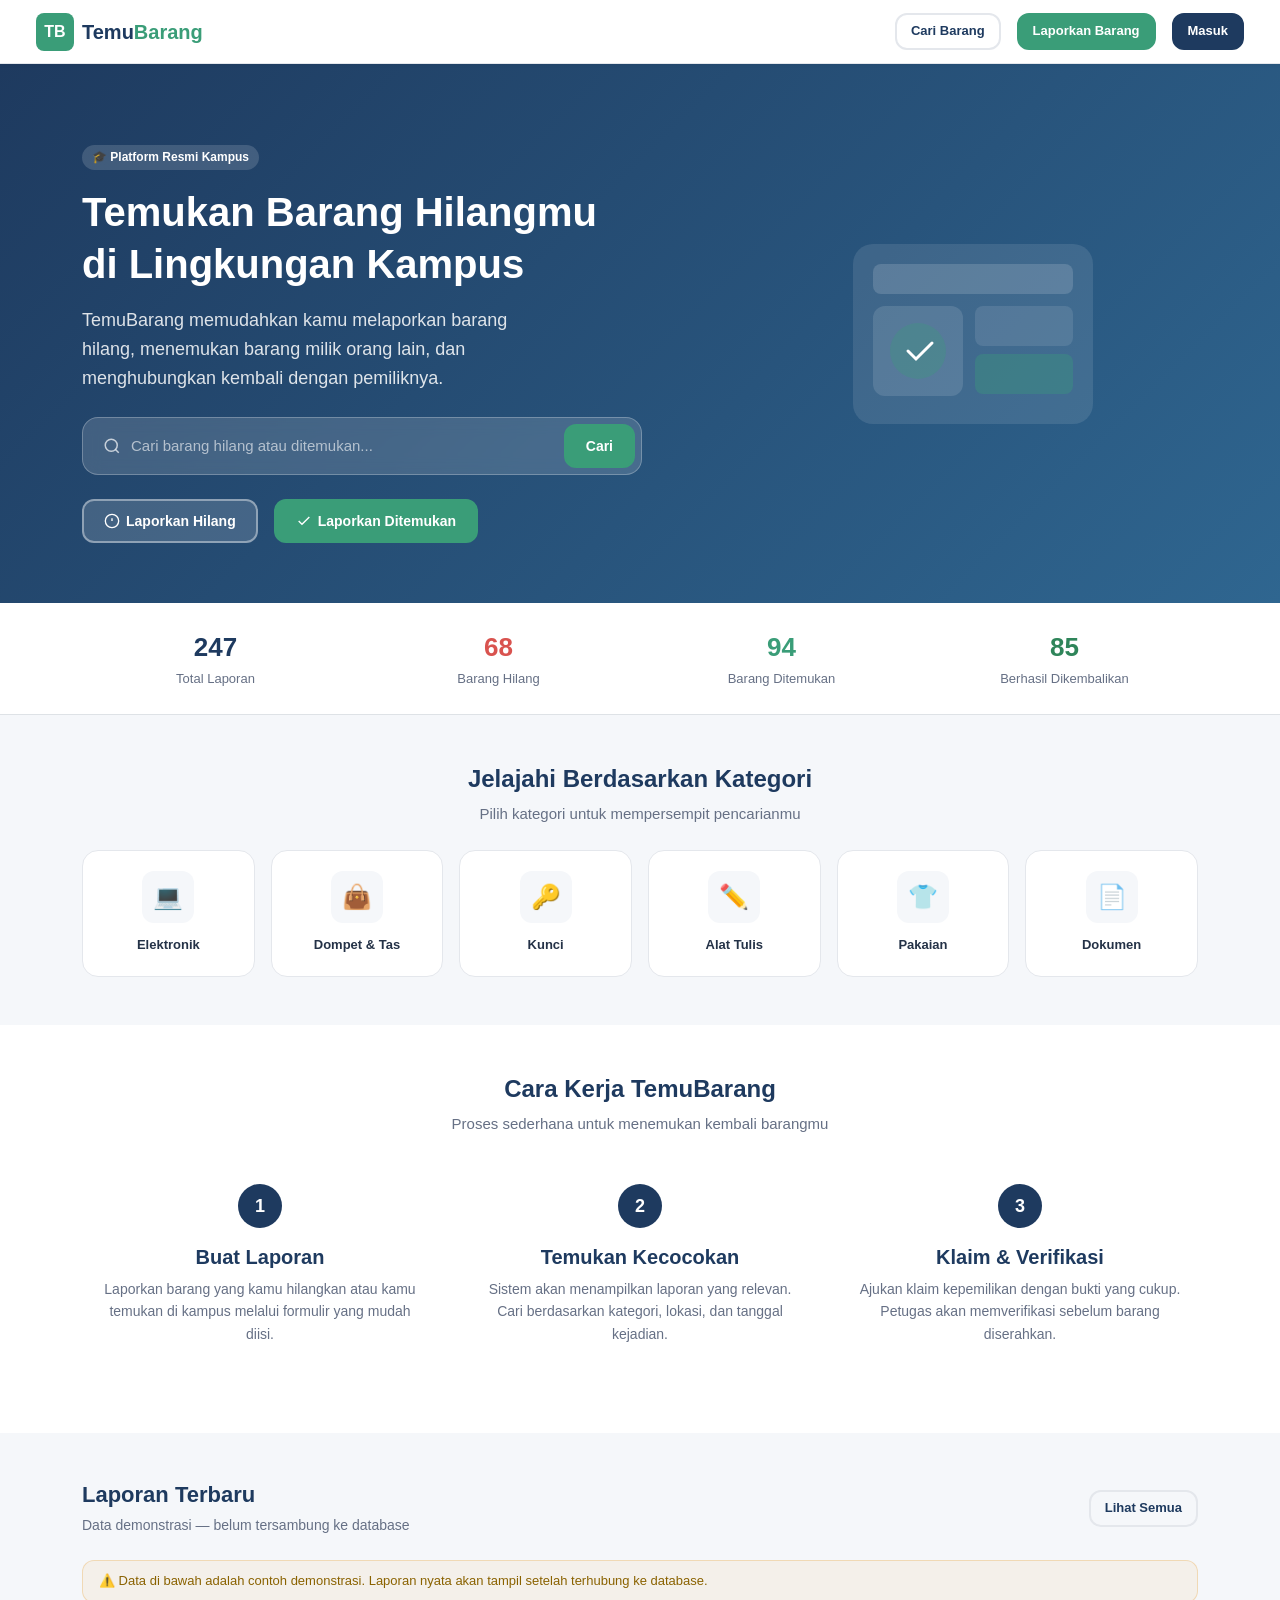
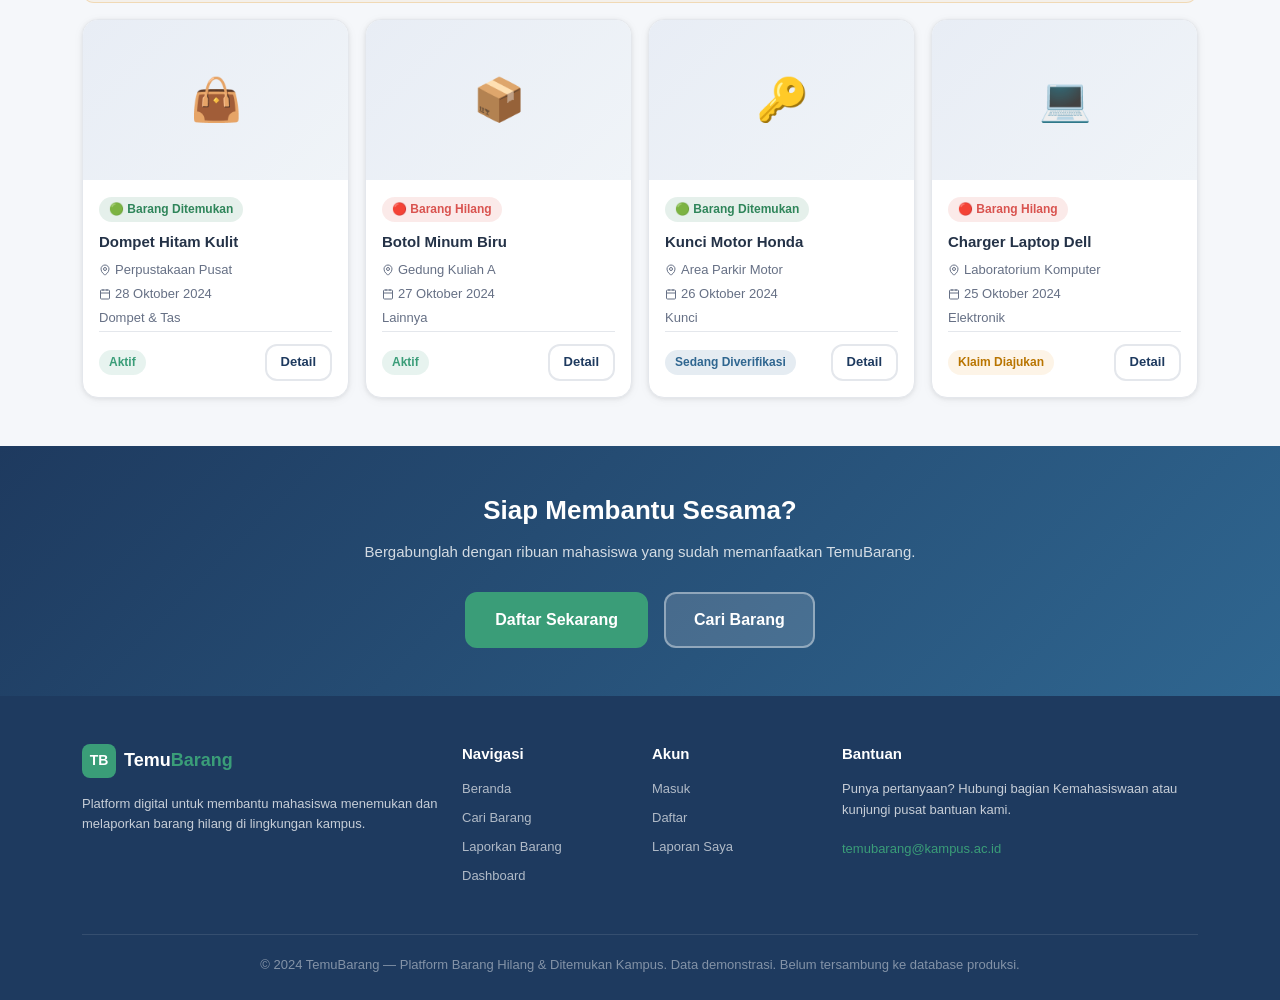
<file: index.html>
<!DOCTYPE html>
<html lang="id">
<head>
  <meta charset="UTF-8" />
  <meta name="viewport" content="width=device-width, initial-scale=1.0" />
  <title>TemuBarang — Platform Barang Hilang & Ditemukan Kampus</title>
  <link rel="stylesheet" href="https://cdn.jsdelivr.net/npm/bootstrap@5.3.3/dist/css/bootstrap.min.css" />
  <link rel="stylesheet" href="assets/css/style.css" />
</head>
<body>
<a href="#heroSection" class="tb-skip-link">Langsung ke konten utama</a>

<!-- ======== NAVBAR ======== -->
<nav class="tb-navbar">
  <div class="container-fluid d-flex align-items-center gap-3">
    <a href="index.html" class="d-flex align-items-center gap-2 text-decoration-none">
      <div class="tb-sidebar__logo" style="width:38px;height:38px;font-size:16px;">TB</div>
      <span style="font-size:20px;font-weight:800;color:var(--color-primary);">Temu<span style="color:var(--color-accent);">Barang</span></span>
    </a>
    <div class="ms-auto d-flex align-items-center gap-3">
      <a href="cari-barang.html" class="tb-btn tb-btn--outline tb-btn--sm d-none d-md-inline-flex">Cari Barang</a>
      <a href="laporkan-barang.html" class="tb-btn tb-btn--accent tb-btn--sm">Laporkan Barang</a>
      <a href="login.html" class="tb-btn tb-btn--primary tb-btn--sm d-none d-sm-inline-flex">Masuk</a>
    </div>
  </div>
</nav>

<!-- ======== HERO ======== -->
<section class="tb-hero" id="heroSection">
  <div class="container">
    <div class="row align-items-center">
      <div class="col-lg-7">
        <div class="tb-badge tb-badge--ditemukan mb-3" style="background:rgba(255,255,255,.15);color:#fff;">
          🎓 Platform Resmi Kampus
        </div>
        <h1 class="mb-3">Temukan Barang Hilangmu<br>di Lingkungan Kampus</h1>
        <p class="mb-4" style="max-width:480px;">TemuBarang memudahkan kamu melaporkan barang hilang, menemukan barang milik orang lain, dan menghubungkan kembali dengan pemiliknya.</p>

        <!-- Hero search -->
        <div class="tb-hero__search mb-4">
          <svg width="18" height="18" viewBox="0 0 24 24" fill="none" stroke="rgba(255,255,255,.7)" stroke-width="2">
            <circle cx="11" cy="11" r="8"/><path d="m21 21-4.35-4.35"/>
          </svg>
          <input type="text" id="heroSearch" placeholder="Cari barang hilang atau ditemukan..." autocomplete="off" />
          <button onclick="doHeroSearch()" class="tb-btn tb-btn--accent" style="padding:9px 20px;">Cari</button>
        </div>

        <div class="d-flex flex-wrap gap-3">
          <a href="laporkan-barang.html?type=hilang" class="tb-btn tb-btn--outline" style="background:rgba(255,255,255,.15);border-color:rgba(255,255,255,.4);color:#fff;">
            <svg width="16" height="16" viewBox="0 0 24 24" fill="none" stroke="currentColor" stroke-width="2"><circle cx="12" cy="12" r="10"/><line x1="12" y1="8" x2="12" y2="12"/><line x1="12" y1="16" x2="12.01" y2="16"/></svg>
            Laporkan Hilang
          </a>
          <a href="laporkan-barang.html?type=ditemukan" class="tb-btn tb-btn--accent">
            <svg width="16" height="16" viewBox="0 0 24 24" fill="none" stroke="currentColor" stroke-width="2"><polyline points="20 6 9 17 4 12"/></svg>
            Laporkan Ditemukan
          </a>
        </div>
      </div>
      <div class="col-lg-5 d-none d-lg-flex justify-content-center align-items-center pt-4 pt-lg-0">
        <!-- Decorative illustration via SVG -->
        <svg width="320" height="260" viewBox="0 0 320 260" fill="none" xmlns="http://www.w3.org/2000/svg" aria-hidden="true">
          <rect x="40" y="30" width="240" height="180" rx="20" fill="rgba(255,255,255,.1)"/>
          <rect x="60" y="50" width="200" height="30" rx="8" fill="rgba(255,255,255,.15)"/>
          <rect x="60" y="92" width="90" height="90" rx="12" fill="rgba(255,255,255,.12)"/>
          <rect x="162" y="92" width="98" height="40" rx="8" fill="rgba(255,255,255,.1)"/>
          <rect x="162" y="140" width="98" height="40" rx="8" fill="rgba(58,157,120,.35)"/>
          <circle cx="105" cy="137" r="28" fill="rgba(58,157,120,.3)"/>
          <path d="M95 137l8 8 16-16" stroke="white" stroke-width="3" stroke-linecap="round"/>
        </svg>
      </div>
    </div>
  </div>
</section>

<!-- ======== STATS BAR ======== -->
<section class="py-4 bg-white border-bottom">
  <div class="container">
    <div class="row text-center g-3">
      <div class="col-6 col-md-3">
        <div class="fw-800" style="font-size:26px;font-weight:800;color:var(--color-primary);">247</div>
        <div style="font-size:13px;color:var(--color-text-muted);">Total Laporan</div>
      </div>
      <div class="col-6 col-md-3">
        <div style="font-size:26px;font-weight:800;color:var(--color-danger);">68</div>
        <div style="font-size:13px;color:var(--color-text-muted);">Barang Hilang</div>
      </div>
      <div class="col-6 col-md-3">
        <div style="font-size:26px;font-weight:800;color:var(--color-accent);">94</div>
        <div style="font-size:13px;color:var(--color-text-muted);">Barang Ditemukan</div>
      </div>
      <div class="col-6 col-md-3">
        <div style="font-size:26px;font-weight:800;color:var(--color-success);">85</div>
        <div style="font-size:13px;color:var(--color-text-muted);">Berhasil Dikembalikan</div>
      </div>
    </div>
  </div>
</section>

<!-- ======== CATEGORIES ======== -->
<section class="py-5">
  <div class="container">
    <div class="text-center mb-4">
      <h2 style="font-size:24px;">Jelajahi Berdasarkan Kategori</h2>
      <p style="color:var(--color-text-muted);">Pilih kategori untuk mempersempit pencarianmu</p>
    </div>
    <div class="row g-3">
      <div class="col-6 col-sm-4 col-md-3 col-lg-2">
        <a href="cari-barang.html?kategori=elektronik" class="tb-category-card">
          <div class="tb-category-card__icon">💻</div>
          <div style="font-size:13px;font-weight:600;">Elektronik</div>
        </a>
      </div>
      <div class="col-6 col-sm-4 col-md-3 col-lg-2">
        <a href="cari-barang.html?kategori=dompet" class="tb-category-card">
          <div class="tb-category-card__icon">👜</div>
          <div style="font-size:13px;font-weight:600;">Dompet & Tas</div>
        </a>
      </div>
      <div class="col-6 col-sm-4 col-md-3 col-lg-2">
        <a href="cari-barang.html?kategori=kunci" class="tb-category-card">
          <div class="tb-category-card__icon">🔑</div>
          <div style="font-size:13px;font-weight:600;">Kunci</div>
        </a>
      </div>
      <div class="col-6 col-sm-4 col-md-3 col-lg-2">
        <a href="cari-barang.html?kategori=alat-tulis" class="tb-category-card">
          <div class="tb-category-card__icon">✏️</div>
          <div style="font-size:13px;font-weight:600;">Alat Tulis</div>
        </a>
      </div>
      <div class="col-6 col-sm-4 col-md-3 col-lg-2">
        <a href="cari-barang.html?kategori=pakaian" class="tb-category-card">
          <div class="tb-category-card__icon">👕</div>
          <div style="font-size:13px;font-weight:600;">Pakaian</div>
        </a>
      </div>
      <div class="col-6 col-sm-4 col-md-3 col-lg-2">
        <a href="cari-barang.html?kategori=dokumen" class="tb-category-card">
          <div class="tb-category-card__icon">📄</div>
          <div style="font-size:13px;font-weight:600;">Dokumen</div>
        </a>
      </div>
    </div>
  </div>
</section>

<!-- ======== HOW IT WORKS ======== -->
<section class="py-5" style="background:var(--color-card);">
  <div class="container">
    <div class="text-center mb-4">
      <h2 style="font-size:24px;">Cara Kerja TemuBarang</h2>
      <p style="color:var(--color-text-muted);">Proses sederhana untuk menemukan kembali barangmu</p>
    </div>
    <div class="row g-4">
      <div class="col-md-4">
        <div class="tb-how-step">
          <div class="tb-how-step__num">1</div>
          <h5>Buat Laporan</h5>
          <p style="color:var(--color-text-muted);font-size:14px;">Laporkan barang yang kamu hilangkan atau kamu temukan di kampus melalui formulir yang mudah diisi.</p>
        </div>
      </div>
      <div class="col-md-4">
        <div class="tb-how-step">
          <div class="tb-how-step__num">2</div>
          <h5>Temukan Kecocokan</h5>
          <p style="color:var(--color-text-muted);font-size:14px;">Sistem akan menampilkan laporan yang relevan. Cari berdasarkan kategori, lokasi, dan tanggal kejadian.</p>
        </div>
      </div>
      <div class="col-md-4">
        <div class="tb-how-step">
          <div class="tb-how-step__num">3</div>
          <h5>Klaim & Verifikasi</h5>
          <p style="color:var(--color-text-muted);font-size:14px;">Ajukan klaim kepemilikan dengan bukti yang cukup. Petugas akan memverifikasi sebelum barang diserahkan.</p>
        </div>
      </div>
    </div>
  </div>
</section>

<!-- ======== RECENT ITEMS ======== -->
<section class="py-5">
  <div class="container">
    <div class="d-flex align-items-center justify-content-between mb-4">
      <div>
        <h2 style="font-size:22px;margin-bottom:4px;">Laporan Terbaru</h2>
        <p style="color:var(--color-text-muted);margin:0;font-size:14px;">Data demonstrasi — belum tersambung ke database</p>
      </div>
      <a href="cari-barang.html" class="tb-btn tb-btn--outline tb-btn--sm">Lihat Semua</a>
    </div>
    <div class="tb-demo-notice">
      ⚠️ Data di bawah adalah contoh demonstrasi. Laporan nyata akan tampil setelah terhubung ke database.
    </div>
    <div class="row g-3" id="landingItems"></div>
  </div>
</section>

<!-- ======== CTA ======== -->
<section class="py-5" style="background:linear-gradient(135deg,var(--color-primary) 0%,var(--color-secondary) 100%);">
  <div class="container text-center text-white">
    <h2 style="color:#fff;font-size:26px;margin-bottom:12px;">Siap Membantu Sesama?</h2>
    <p style="color:rgba(255,255,255,.8);margin-bottom:28px;">Bergabunglah dengan ribuan mahasiswa yang sudah memanfaatkan TemuBarang.</p>
    <div class="d-flex flex-wrap justify-content-center gap-3">
      <a href="register.html" class="tb-btn tb-btn--accent tb-btn--lg">Daftar Sekarang</a>
      <a href="cari-barang.html" class="tb-btn tb-btn--lg" style="background:rgba(255,255,255,.15);border-color:rgba(255,255,255,.4);color:#fff;">Cari Barang</a>
    </div>
  </div>
</section>

<!-- ======== FOOTER ======== -->
<footer class="tb-footer">
  <div class="container">
    <div class="row g-4">
      <div class="col-md-4">
        <div class="d-flex align-items-center gap-2 mb-3">
          <div class="tb-sidebar__logo" style="width:34px;height:34px;font-size:14px;">TB</div>
          <span style="font-size:18px;font-weight:800;color:#fff;">Temu<span style="color:var(--color-accent);">Barang</span></span>
        </div>
        <p style="font-size:13px;">Platform digital untuk membantu mahasiswa menemukan dan melaporkan barang hilang di lingkungan kampus.</p>
      </div>
      <div class="col-md-2 col-6">
        <h5 class="mb-3">Navigasi</h5>
        <ul class="list-unstyled" style="font-size:13px;">
          <li class="mb-2"><a href="index.html">Beranda</a></li>
          <li class="mb-2"><a href="cari-barang.html">Cari Barang</a></li>
          <li class="mb-2"><a href="laporkan-barang.html">Laporkan Barang</a></li>
          <li class="mb-2"><a href="dashboard.html">Dashboard</a></li>
        </ul>
      </div>
      <div class="col-md-2 col-6">
        <h5 class="mb-3">Akun</h5>
        <ul class="list-unstyled" style="font-size:13px;">
          <li class="mb-2"><a href="login.html">Masuk</a></li>
          <li class="mb-2"><a href="register.html">Daftar</a></li>
          <li class="mb-2"><a href="laporan-saya.html">Laporan Saya</a></li>
        </ul>
      </div>
      <div class="col-md-4">
        <h5 class="mb-3">Bantuan</h5>
        <p style="font-size:13px;">Punya pertanyaan? Hubungi bagian Kemahasiswaan atau kunjungi pusat bantuan kami.</p>
        <a href="mailto:temubarang@kampus.ac.id" style="font-size:13px;color:var(--color-accent);">temubarang@kampus.ac.id</a>
      </div>
    </div>
    <div class="tb-footer-bottom">
      &copy; 2024 TemuBarang — Platform Barang Hilang & Ditemukan Kampus.
      Data demonstrasi. Belum tersambung ke database produksi.
    </div>
  </div>
</footer>

<script src="https://cdn.jsdelivr.net/npm/bootstrap@5.3.3/dist/js/bootstrap.bundle.min.js"></script>
<script src="assets/js/data.js"></script>
<script src="assets/js/app.js"></script>
<script>
  // Render landing recent items
  document.addEventListener('DOMContentLoaded', () => {
    const container = document.getElementById('landingItems');
    const recent = MOCK_ITEMS.slice(0, 4);
    container.innerHTML = recent.map(item => renderItemCard(item)).join('');
  });

  function doHeroSearch() {
    const q = document.getElementById('heroSearch').value.trim();
    if (q) window.location.href = `cari-barang.html?q=${encodeURIComponent(q)}`;
    else window.location.href = 'cari-barang.html';
  }

  document.getElementById('heroSearch').addEventListener('keydown', e => {
    if (e.key === 'Enter') doHeroSearch();
  });
</script>
</body>
</html>
</file>
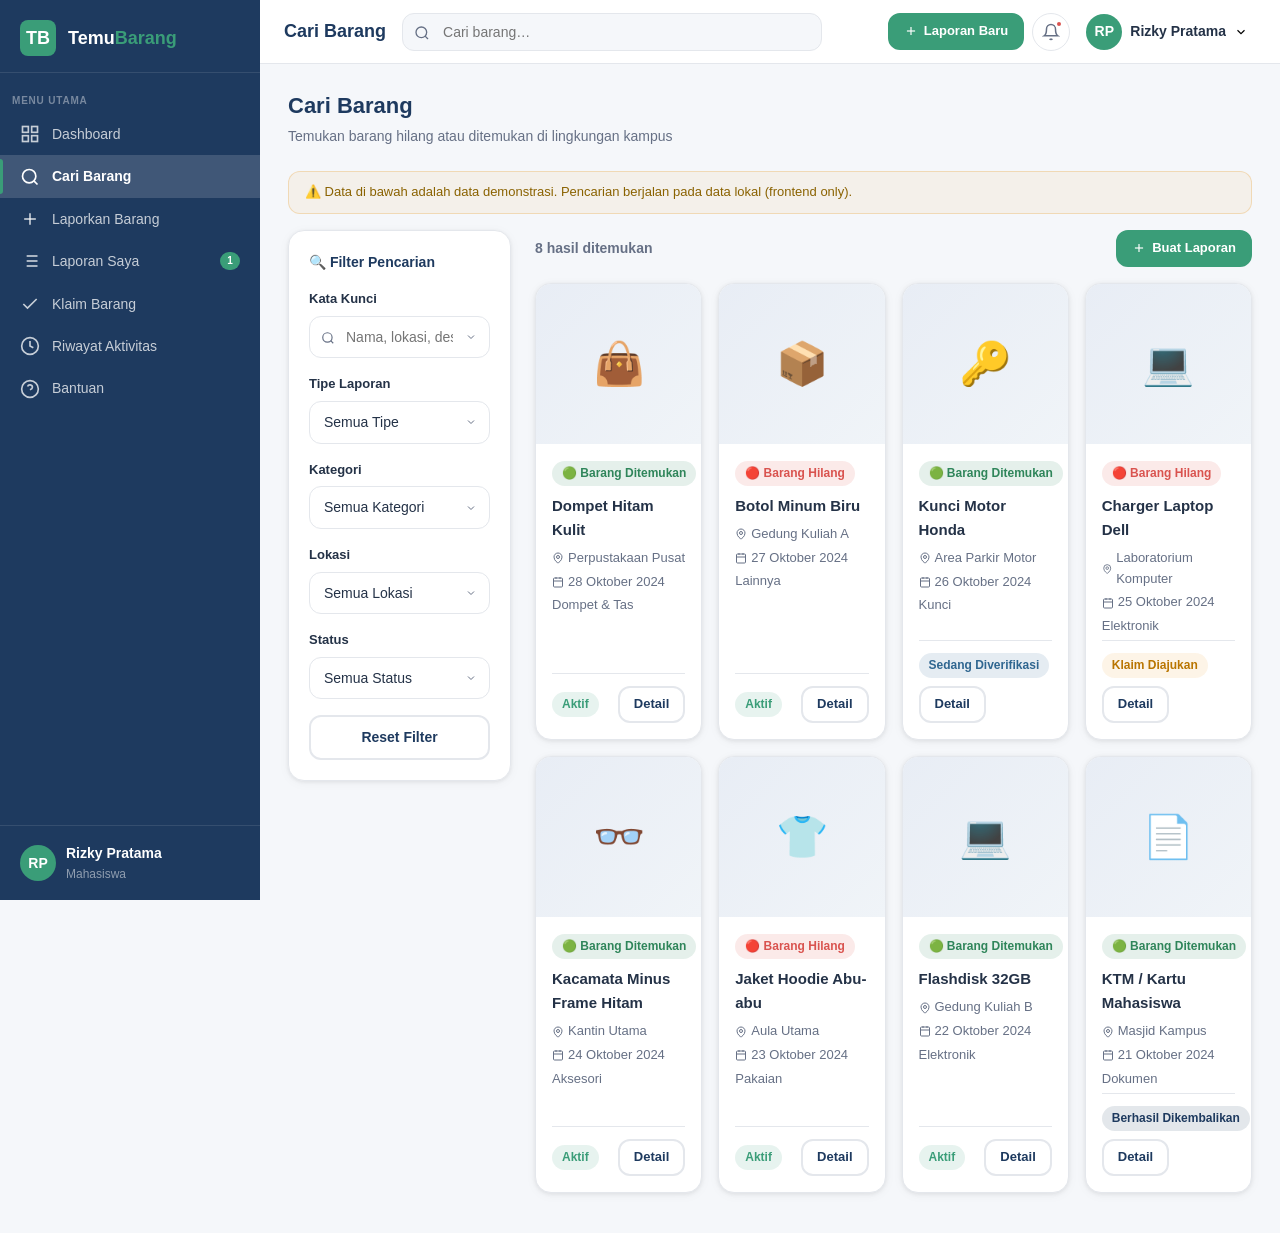
<file: cari-barang.html>
<!DOCTYPE html>
<html lang="id">
<head>
  <meta charset="UTF-8" />
  <meta name="viewport" content="width=device-width, initial-scale=1.0" />
  <title>Cari Barang — TemuBarang</title>
  <link rel="stylesheet" href="https://cdn.jsdelivr.net/npm/bootstrap@5.3.3/dist/css/bootstrap.min.css" />
  <link rel="stylesheet" href="assets/css/style.css" />
</head>
<body>
<a href="#mainContent" class="tb-skip-link">Langsung ke konten utama</a>
<div class="tb-layout">
  <div class="tb-main">
    <!-- Sidebar & Topbar injected by JS -->

    <main class="tb-content" id="mainContent">

      <div class="tb-page-header">
        <h1>Cari Barang</h1>
        <p style="color:var(--color-text-muted);margin:0;font-size:14px;">Temukan barang hilang atau ditemukan di lingkungan kampus</p>
      </div>

      <div class="tb-demo-notice">
        ⚠️ Data di bawah adalah data demonstrasi. Pencarian berjalan pada data lokal (frontend only).
      </div>

      <div class="row g-4">
        <!-- Filter panel -->
        <div class="col-lg-3">
          <div class="tb-filter-panel" style="position:sticky;top:calc(var(--topbar-height) + 16px);">
            <div class="tb-filter-panel__title">🔍 Filter Pencarian</div>
            <form id="filterForm" novalidate>

              <!-- Keyword -->
              <div class="mb-3">
                <label class="tb-form-label" for="filterQ">Kata Kunci</label>
                <div style="position:relative;">
                  <span style="position:absolute;left:12px;top:50%;transform:translateY(-50%);color:var(--color-text-muted);">
                    <svg width="14" height="14" viewBox="0 0 24 24" fill="none" stroke="currentColor" stroke-width="2"><circle cx="11" cy="11" r="8"/><path d="m21 21-4.35-4.35"/></svg>
                  </span>
                  <input type="text" id="filterQ" class="tb-form-control tb-form-select" style="padding-left:36px;" placeholder="Nama, lokasi, deskripsi…" />
                </div>
              </div>

              <!-- Type -->
              <div class="mb-3">
                <label class="tb-form-label" for="filterTipe">Tipe Laporan</label>
                <select id="filterTipe" class="tb-form-control tb-form-select">
                  <option value="">Semua Tipe</option>
                  <option value="hilang">Barang Hilang</option>
                  <option value="ditemukan">Barang Ditemukan</option>
                </select>
              </div>

              <!-- Category -->
              <div class="mb-3">
                <label class="tb-form-label" for="filterKategori">Kategori</label>
                <select id="filterKategori" class="tb-form-control tb-form-select">
                  <option value="">Semua Kategori</option>
                  <option>Elektronik</option>
                  <option>Dompet &amp; Tas</option>
                  <option>Kunci</option>
                  <option>Alat Tulis</option>
                  <option>Pakaian</option>
                  <option>Aksesori</option>
                  <option>Dokumen</option>
                  <option>Lainnya</option>
                </select>
              </div>

              <!-- Location -->
              <div class="mb-3">
                <label class="tb-form-label" for="filterLokasi">Lokasi</label>
                <select id="filterLokasi" class="tb-form-control tb-form-select">
                  <option value="">Semua Lokasi</option>
                  <option>Perpustakaan Pusat</option>
                  <option>Gedung Kuliah A</option>
                  <option>Gedung Kuliah B</option>
                  <option>Gedung Kuliah C</option>
                  <option>Laboratorium Komputer</option>
                  <option>Laboratorium Fisika</option>
                  <option>Area Parkir Motor</option>
                  <option>Area Parkir Mobil</option>
                  <option>Kantin Utama</option>
                  <option>Masjid Kampus</option>
                  <option>Lapangan Olahraga</option>
                  <option>Aula Utama</option>
                  <option>Asrama Mahasiswa</option>
                  <option>Halte Bus Kampus</option>
                </select>
              </div>

              <!-- Status -->
              <div class="mb-3">
                <label class="tb-form-label" for="filterStatus">Status</label>
                <select id="filterStatus" class="tb-form-control tb-form-select">
                  <option value="">Semua Status</option>
                  <option value="aktif">Aktif</option>
                  <option value="klaim">Klaim Diajukan</option>
                  <option value="verifikasi">Sedang Diverifikasi</option>
                  <option value="selesai">Berhasil Dikembalikan</option>
                  <option value="ditutup">Ditutup</option>
                </select>
              </div>

              <button type="button" id="resetFilters" class="tb-btn tb-btn--outline w-100">
                Reset Filter
              </button>
            </form>
          </div>
        </div>

        <!-- Results -->
        <div class="col-lg-9">
          <div class="d-flex align-items-center justify-content-between mb-3 flex-wrap gap-2">
            <div id="resultCount" style="font-size:14px;font-weight:600;color:var(--color-text-muted);">Memuat…</div>
            <a href="laporkan-barang.html" class="tb-btn tb-btn--accent tb-btn--sm">
              <svg width="14" height="14" viewBox="0 0 24 24" fill="none" stroke="currentColor" stroke-width="2"><line x1="12" y1="5" x2="12" y2="19"/><line x1="5" y1="12" x2="19" y2="12"/></svg>
              Buat Laporan
            </a>
          </div>
          <div class="row g-3" id="searchResults"></div>
        </div>
      </div>

    </main>
  </div>
</div>

<script src="https://cdn.jsdelivr.net/npm/bootstrap@5.3.3/dist/js/bootstrap.bundle.min.js"></script>
<script src="assets/js/data.js"></script>
<script src="assets/js/app.js"></script>
<script src="assets/js/layout.js"></script>
<script>
  document.addEventListener('DOMContentLoaded', () => {
    buildLayout('cari', 'Cari Barang');
    initSidebar();
    initTopbarSearch();
  });
</script>
</body>
</html>
</file>
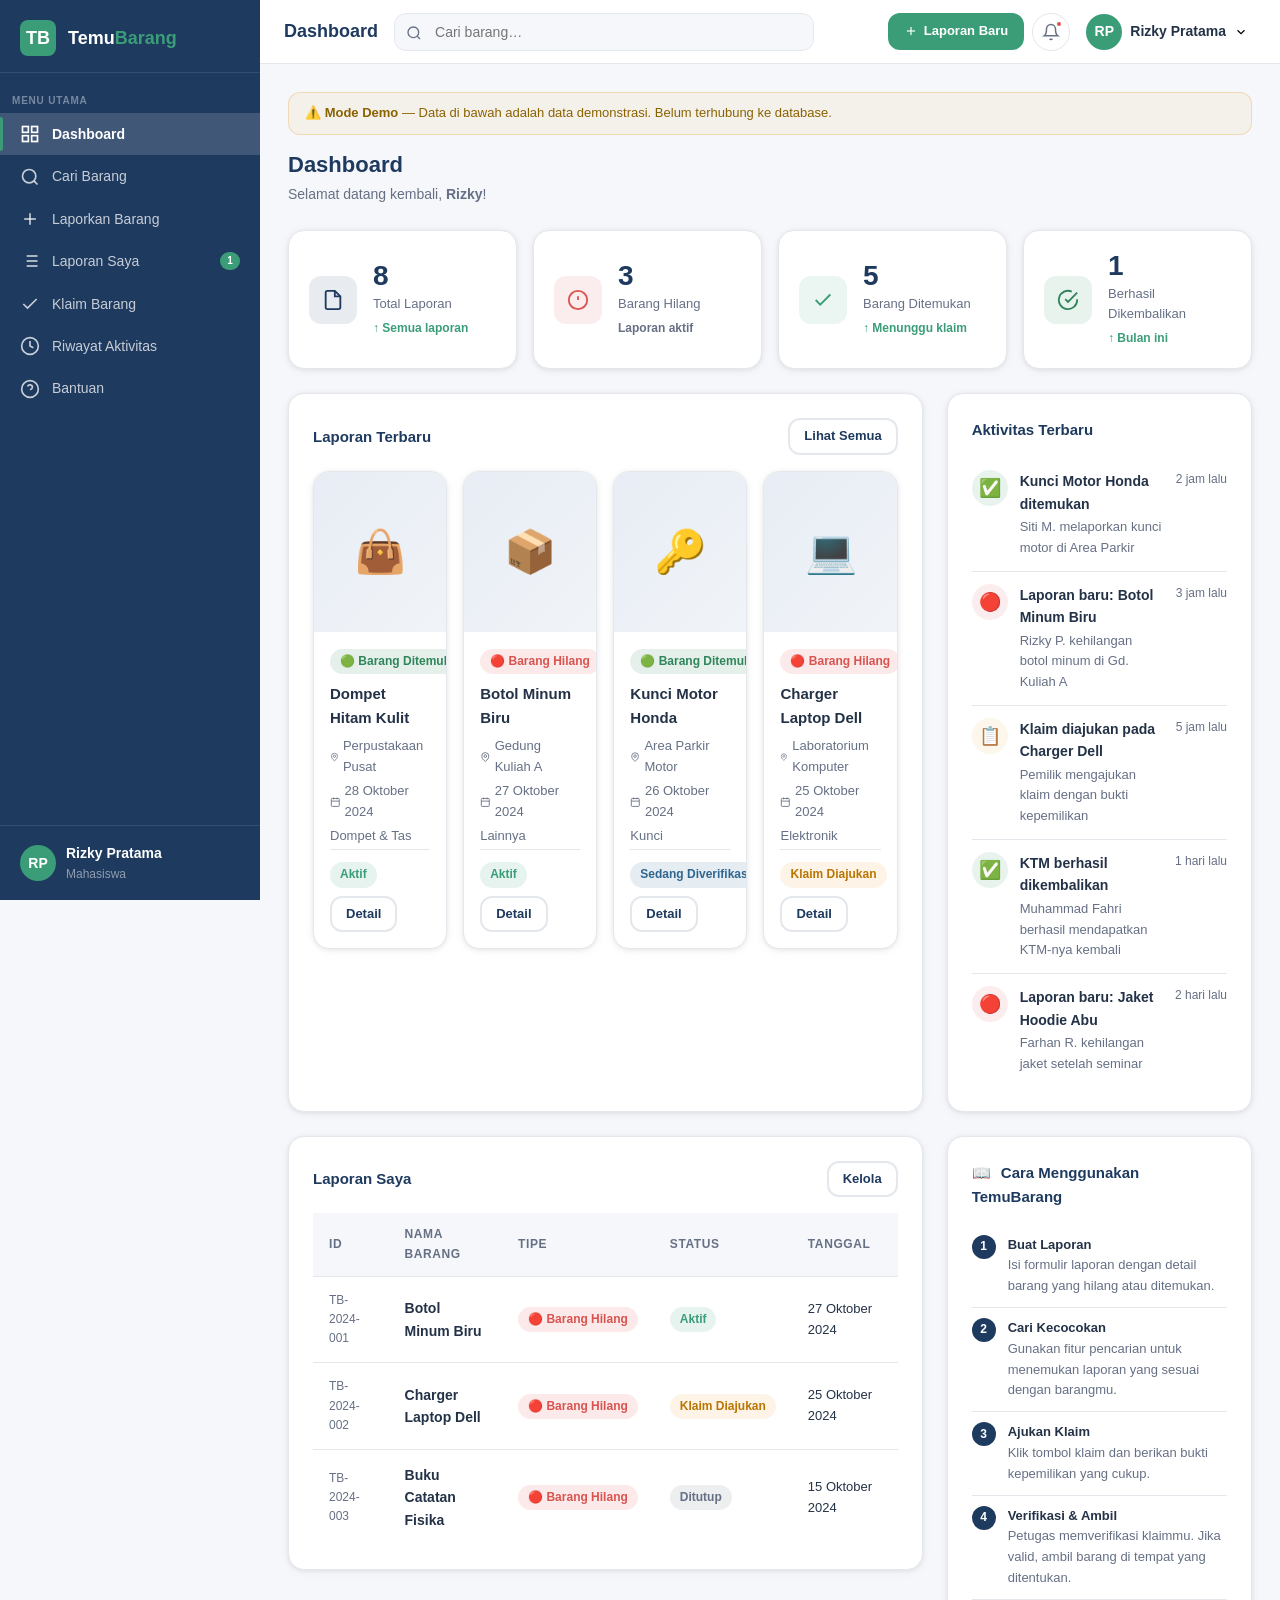
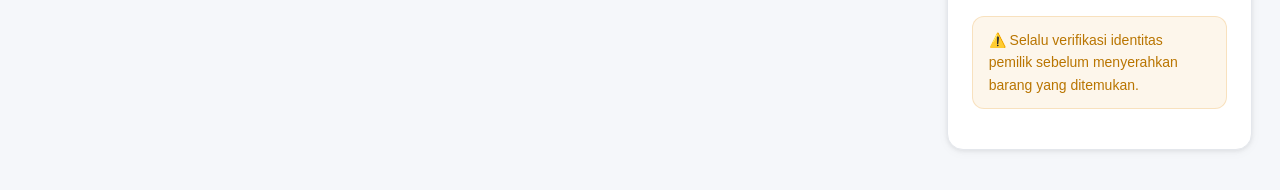
<file: dashboard.html>
<!DOCTYPE html>
<html lang="id">
<head>
  <meta charset="UTF-8" />
  <meta name="viewport" content="width=device-width, initial-scale=1.0" />
  <title>Dashboard — TemuBarang</title>
  <link rel="stylesheet" href="https://cdn.jsdelivr.net/npm/bootstrap@5.3.3/dist/css/bootstrap.min.css" />
  <link rel="stylesheet" href="assets/css/style.css" />
</head>
<body>
<a href="#mainContent" class="tb-skip-link">Langsung ke konten utama</a>
<div class="tb-layout" id="dashboardPage">
  <div class="tb-main">
    <!-- Sidebar & Topbar injected by JS -->

    <main class="tb-content" id="mainContent">

      <!-- Demo notice -->
      <div class="tb-demo-notice">
        ⚠️ <strong>Mode Demo</strong> — Data di bawah adalah data demonstrasi. Belum terhubung ke database.
      </div>

      <!-- Page header -->
      <div class="tb-page-header">
        <h1>Dashboard</h1>
        <p style="color:var(--color-text-muted);margin:0;font-size:14px;">Selamat datang kembali, <strong id="welcomeName"></strong>!</p>
      </div>

      <!-- KPI Cards -->
      <div class="row g-3 mb-4">
        <div class="col-sm-6 col-xl-3 d-flex">
          <div class="tb-kpi w-100">
            <div class="tb-kpi__icon tb-kpi__icon--primary" aria-hidden="true">
              <svg width="22" height="22" viewBox="0 0 24 24" fill="none" stroke="currentColor" stroke-width="2">
                <path d="M14 2H6a2 2 0 0 0-2 2v16a2 2 0 0 0 2 2h12a2 2 0 0 0 2-2V8z"/><polyline points="14 2 14 8 20 8"/>
              </svg>
            </div>
            <div class="tb-kpi__body">
              <div class="tb-kpi__value" id="kpiTotal">—</div>
              <div class="tb-kpi__label">Total Laporan</div>
              <div class="tb-kpi__trend tb-kpi__trend--up">↑ Semua laporan</div>
            </div>
          </div>
        </div>
        <div class="col-sm-6 col-xl-3 d-flex">
          <div class="tb-kpi w-100">
            <div class="tb-kpi__icon tb-kpi__icon--danger" aria-hidden="true">
              <svg width="22" height="22" viewBox="0 0 24 24" fill="none" stroke="currentColor" stroke-width="2">
                <circle cx="12" cy="12" r="10"/><line x1="12" y1="8" x2="12" y2="12"/><line x1="12" y1="16" x2="12.01" y2="16"/>
              </svg>
            </div>
            <div class="tb-kpi__body">
              <div class="tb-kpi__value" id="kpiHilang">—</div>
              <div class="tb-kpi__label">Barang Hilang</div>
              <div class="tb-kpi__trend" style="color:var(--color-text-muted);">Laporan aktif</div>
            </div>
          </div>
        </div>
        <div class="col-sm-6 col-xl-3 d-flex">
          <div class="tb-kpi w-100">
            <div class="tb-kpi__icon tb-kpi__icon--accent" aria-hidden="true">
              <svg width="22" height="22" viewBox="0 0 24 24" fill="none" stroke="currentColor" stroke-width="2">
                <polyline points="20 6 9 17 4 12"/>
              </svg>
            </div>
            <div class="tb-kpi__body">
              <div class="tb-kpi__value" id="kpiDitemukan">—</div>
              <div class="tb-kpi__label">Barang Ditemukan</div>
              <div class="tb-kpi__trend tb-kpi__trend--up">↑ Menunggu klaim</div>
            </div>
          </div>
        </div>
        <div class="col-sm-6 col-xl-3 d-flex">
          <div class="tb-kpi w-100">
            <div class="tb-kpi__icon tb-kpi__icon--success" aria-hidden="true">
              <svg width="22" height="22" viewBox="0 0 24 24" fill="none" stroke="currentColor" stroke-width="2">
                <path d="M22 11.08V12a10 10 0 1 1-5.93-9.14"/>
                <polyline points="22 4 12 14.01 9 11.01"/>
              </svg>
            </div>
            <div class="tb-kpi__body">
              <div class="tb-kpi__value" id="kpiSelesai">—</div>
              <div class="tb-kpi__label">Berhasil Dikembalikan</div>
              <div class="tb-kpi__trend tb-kpi__trend--up">↑ Bulan ini</div>
            </div>
          </div>
        </div>
      </div>

      <!-- Recent Items + Activity -->
      <div class="row g-4 mb-4">
        <!-- Recent items -->
        <div class="col-lg-8">
          <div class="tb-card h-100">
            <div class="tb-card__header">
              <div class="tb-card__title">Laporan Terbaru</div>
              <a href="cari-barang.html" class="tb-btn tb-btn--outline tb-btn--sm">Lihat Semua</a>
            </div>
            <div class="row g-3" id="recentItems"></div>
          </div>
        </div>

        <!-- Activity feed -->
        <div class="col-lg-4" id="aktivitas">
          <div class="tb-card h-100">
            <div class="tb-card__header">
              <div class="tb-card__title">Aktivitas Terbaru</div>
            </div>
            <div id="activityFeed"></div>
          </div>
        </div>
      </div>

      <!-- My Reports Summary -->
      <div class="row g-4">
        <div class="col-lg-8">
          <div class="tb-card">
            <div class="tb-card__header">
              <div class="tb-card__title">Laporan Saya</div>
              <a href="laporan-saya.html" class="tb-btn tb-btn--outline tb-btn--sm">Kelola</a>
            </div>
            <div class="table-responsive">
              <table class="tb-table">
                <thead>
                  <tr>
                    <th>ID</th>
                    <th>Nama Barang</th>
                    <th>Tipe</th>
                    <th>Status</th>
                    <th>Tanggal</th>
                  </tr>
                </thead>
                <tbody id="dashMyReports"></tbody>
              </table>
            </div>
          </div>
        </div>

        <!-- Guide -->
        <div class="col-lg-4">
          <div class="tb-card">
            <div class="tb-card__title mb-3">
              <span style="margin-right:6px;">📖</span> Cara Menggunakan TemuBarang
            </div>
            <div class="tb-guide-step">
              <div class="tb-guide-step__num">1</div>
              <div style="font-size:13px;"><strong>Buat Laporan</strong><br><span style="color:var(--color-text-muted);">Isi formulir laporan dengan detail barang yang hilang atau ditemukan.</span></div>
            </div>
            <div class="tb-guide-step">
              <div class="tb-guide-step__num">2</div>
              <div style="font-size:13px;"><strong>Cari Kecocokan</strong><br><span style="color:var(--color-text-muted);">Gunakan fitur pencarian untuk menemukan laporan yang sesuai dengan barangmu.</span></div>
            </div>
            <div class="tb-guide-step">
              <div class="tb-guide-step__num">3</div>
              <div style="font-size:13px;"><strong>Ajukan Klaim</strong><br><span style="color:var(--color-text-muted);">Klik tombol klaim dan berikan bukti kepemilikan yang cukup.</span></div>
            </div>
            <div class="tb-guide-step">
              <div class="tb-guide-step__num">4</div>
              <div style="font-size:13px;"><strong>Verifikasi & Ambil</strong><br><span style="color:var(--color-text-muted);">Petugas memverifikasi klaimmu. Jika valid, ambil barang di tempat yang ditentukan.</span></div>
            </div>
            <div class="tb-alert tb-alert--warning mt-3">
              ⚠️ Selalu verifikasi identitas pemilik sebelum menyerahkan barang yang ditemukan.
            </div>
          </div>
        </div>
      </div>

    </main><!-- /tb-content -->
  </div><!-- /tb-main -->
</div><!-- /tb-layout -->

<script src="https://cdn.jsdelivr.net/npm/bootstrap@5.3.3/dist/js/bootstrap.bundle.min.js"></script>
<script src="assets/js/data.js"></script>
<script src="assets/js/app.js"></script>
<script src="assets/js/layout.js"></script>
<script>
  document.addEventListener('DOMContentLoaded', () => {
    buildLayout('dashboard', 'Dashboard');
    initSidebar();
    initTopbarSearch();

    // Welcome name
    document.getElementById('welcomeName').textContent = MOCK_USER.name.split(' ')[0];

    // My reports table in dashboard
    const tbody = document.getElementById('dashMyReports');
    if (tbody) {
      tbody.innerHTML = MOCK_MY_REPORTS.map(r => `
        <tr>
          <td style="font-size:12px;color:var(--color-text-muted);">${escHtml(r.id)}</td>
          <td style="font-weight:600;">${escHtml(r.nama)}</td>
          <td>${typeBadge(r.tipe)}</td>
          <td>${statusBadge(r.status)}</td>
          <td style="font-size:13px;">${formatDate(r.tanggal)}</td>
        </tr>`).join('');
    }
  });
</script>
</body>
</html>
</file>
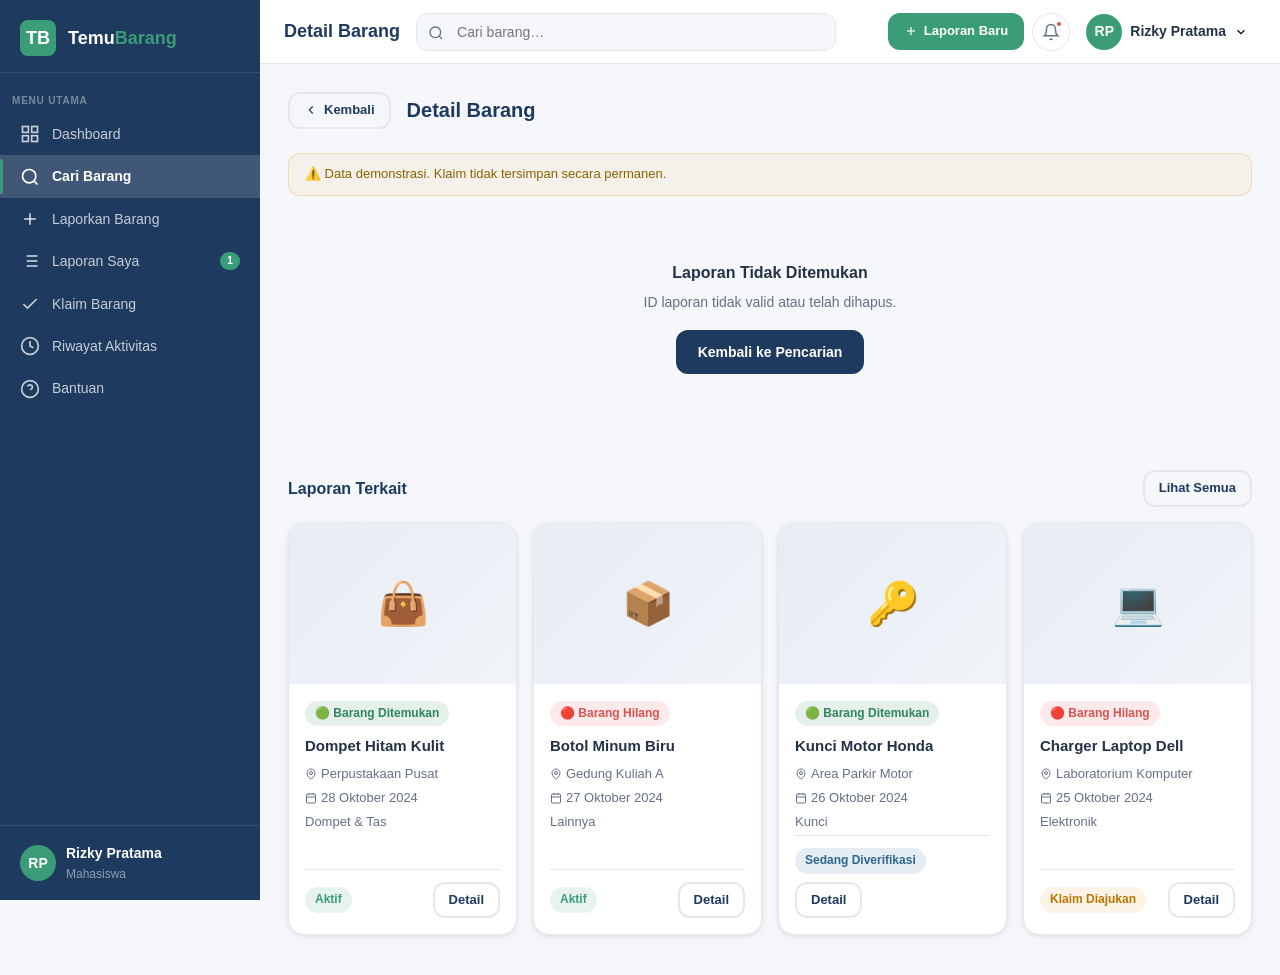
<file: detail-barang.html>
<!DOCTYPE html>
<html lang="id">
<head>
  <meta charset="UTF-8" />
  <meta name="viewport" content="width=device-width, initial-scale=1.0" />
  <title>Detail Barang — TemuBarang</title>
  <link rel="stylesheet" href="https://cdn.jsdelivr.net/npm/bootstrap@5.3.3/dist/css/bootstrap.min.css" />
  <link rel="stylesheet" href="assets/css/style.css" />
</head>
<body>
<a href="#mainContent" class="tb-skip-link">Langsung ke konten utama</a>
<div class="tb-layout">
  <div class="tb-main">
    <!-- Sidebar & Topbar injected by JS -->

    <main class="tb-content" id="mainContent">

      <div class="tb-page-header d-flex align-items-center gap-3">
        <a href="cari-barang.html" class="tb-btn tb-btn--outline tb-btn--sm">
          <svg width="14" height="14" viewBox="0 0 24 24" fill="none" stroke="currentColor" stroke-width="2"><path d="m15 18-6-6 6-6"/></svg>
          Kembali
        </a>
        <h1 id="detailTitle" style="margin:0;font-size:20px;">Detail Barang</h1>
      </div>

      <div class="tb-demo-notice">
        ⚠️ Data demonstrasi. Klaim tidak tersimpan secara permanen.
      </div>

      <!-- Detail content injected by JS -->
      <div id="itemDetail">
        <div class="text-center py-5">
          <div class="spinner-border" style="color:var(--color-secondary);" role="status">
            <span class="visually-hidden">Memuat…</span>
          </div>
        </div>
      </div>

      <!-- Related items -->
      <div class="mt-5">
        <div class="d-flex align-items-center justify-content-between mb-3">
          <div class="tb-card__title" style="font-size:16px;">Laporan Terkait</div>
          <a href="cari-barang.html" class="tb-btn tb-btn--outline tb-btn--sm">Lihat Semua</a>
        </div>
        <div class="row g-3" id="relatedItems"></div>
      </div>

    </main>
  </div>
</div>

<!-- Claim Modal -->
<div class="modal fade tb-modal" id="claimModal" tabindex="-1" aria-labelledby="claimModalLabel" aria-modal="true" role="dialog">
  <div class="modal-dialog modal-dialog-centered">
    <div class="modal-content">
      <div class="modal-header">
        <h5 class="modal-title" id="claimModalLabel">Ajukan Klaim Kepemilikan</h5>
        <button type="button" class="btn-close" data-bs-dismiss="modal" aria-label="Tutup"></button>
      </div>
      <div class="modal-body">
        <div class="tb-alert tb-alert--warning mb-3">
          ⚠️ Mengajukan klaim tidak otomatis membuktikan kepemilikan. Petugas akan melakukan verifikasi sebelum barang diserahkan.
        </div>
        <form id="claimForm" novalidate>
          <input type="hidden" id="claimItemId" />

          <div class="mb-3">
            <label class="tb-form-label" for="claimBukti">
              Bukti Kepemilikan <span style="color:var(--color-danger)">*</span>
            </label>
            <textarea id="claimBukti" class="tb-form-control" rows="3"
              placeholder="Jelaskan ciri khas unik barang yang hanya pemilik asli yang tahu, seperti isi dompet, konten file, tanda tertentu di barang, dll."></textarea>
            <div id="claimBuktiErr" style="color:var(--color-danger);font-size:12px;margin-top:4px;display:none;">Bukti kepemilikan wajib diisi.</div>
          </div>

          <div class="mb-3">
            <label class="tb-form-label" for="claimKontak">
              Nomor Kontak (HP/WA) <span style="color:var(--color-danger)">*</span>
            </label>
            <input type="tel" id="claimKontak" class="tb-form-control"
              placeholder="Contoh: 08123456789" />
            <div id="claimKontakErr" style="color:var(--color-danger);font-size:12px;margin-top:4px;display:none;">Nomor kontak wajib diisi.</div>
            <div style="font-size:12px;color:var(--color-text-muted);margin-top:4px;">Kontakmu hanya dibagikan ke petugas untuk keperluan verifikasi.</div>
          </div>

          <div class="modal-footer px-0 pb-0">
            <button type="button" class="tb-btn tb-btn--outline" data-bs-dismiss="modal">Batal</button>
            <button type="submit" class="tb-btn tb-btn--accent" onclick="submitClaim(event)">Kirim Klaim</button>
          </div>
        </form>
      </div>
    </div>
  </div>
</div>

<script src="https://cdn.jsdelivr.net/npm/bootstrap@5.3.3/dist/js/bootstrap.bundle.min.js"></script>
<script src="assets/js/data.js"></script>
<script src="assets/js/app.js"></script>
<script src="assets/js/layout.js"></script>
<script>
  document.addEventListener('DOMContentLoaded', () => {
    buildLayout('cari', 'Detail Barang');
    initSidebar();
    initTopbarSearch();

    // Render related items (exclude current)
    const params = new URLSearchParams(window.location.search);
    const currentId = parseInt(params.get('id'), 10);
    const related = MOCK_ITEMS.filter(i => i.id !== currentId).slice(0, 4);
    document.getElementById('relatedItems').innerHTML = related.map(item => renderItemCard(item)).join('');
  });
</script>
</body>
</html>
</file>
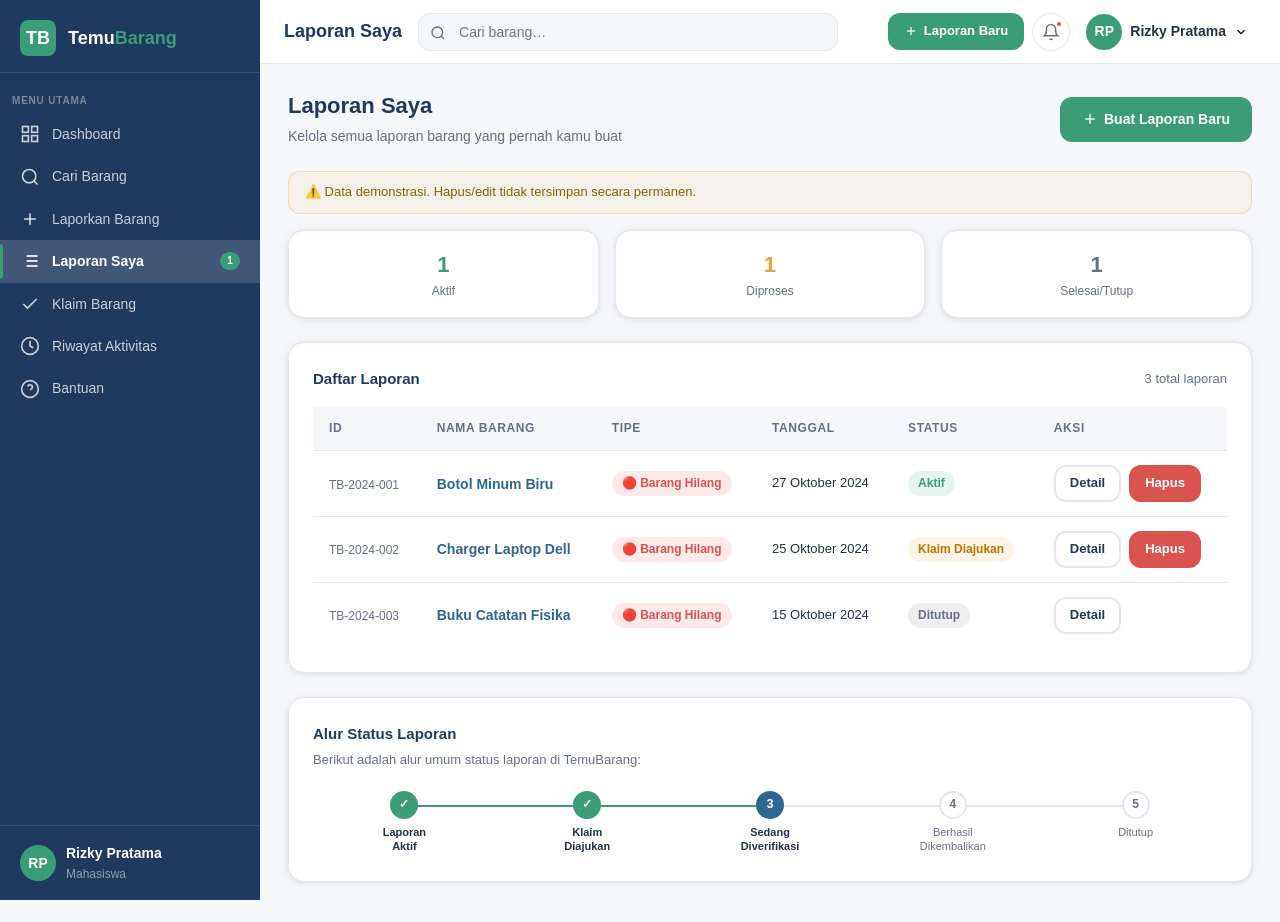
<file: laporan-saya.html>
<!DOCTYPE html>
<html lang="id">
<head>
  <meta charset="UTF-8" />
  <meta name="viewport" content="width=device-width, initial-scale=1.0" />
  <title>Laporan Saya — TemuBarang</title>
  <link rel="stylesheet" href="https://cdn.jsdelivr.net/npm/bootstrap@5.3.3/dist/css/bootstrap.min.css" />
  <link rel="stylesheet" href="assets/css/style.css" />
</head>
<body>
<a href="#mainContent" class="tb-skip-link">Langsung ke konten utama</a>
<div class="tb-layout">
  <div class="tb-main">
    <!-- Sidebar & Topbar injected by JS -->

    <main class="tb-content" id="mainContent">

      <div class="tb-page-header d-flex align-items-center justify-content-between flex-wrap gap-3">
        <div>
          <h1>Laporan Saya</h1>
          <p style="color:var(--color-text-muted);margin:0;font-size:14px;">Kelola semua laporan barang yang pernah kamu buat</p>
        </div>
        <a href="laporkan-barang.html" class="tb-btn tb-btn--accent">
          <svg width="16" height="16" viewBox="0 0 24 24" fill="none" stroke="currentColor" stroke-width="2"><line x1="12" y1="5" x2="12" y2="19"/><line x1="5" y1="12" x2="19" y2="12"/></svg>
          Buat Laporan Baru
        </a>
      </div>

      <div class="tb-demo-notice">
        ⚠️ Data demonstrasi. Hapus/edit tidak tersimpan secara permanen.
      </div>

      <!-- Status summary -->
      <div class="row g-3 mb-4">
        <div class="col-4">
          <div class="tb-card text-center tb-card-sm">
            <div style="font-size:22px;font-weight:800;color:var(--color-accent);" id="countAktif">0</div>
            <div style="font-size:12px;color:var(--color-text-muted);">Aktif</div>
          </div>
        </div>
        <div class="col-4">
          <div class="tb-card text-center tb-card-sm">
            <div style="font-size:22px;font-weight:800;color:var(--color-warning);" id="countProses">0</div>
            <div style="font-size:12px;color:var(--color-text-muted);">Diproses</div>
          </div>
        </div>
        <div class="col-4">
          <div class="tb-card text-center tb-card-sm">
            <div style="font-size:22px;font-weight:800;color:var(--color-text-muted);" id="countSelesai">0</div>
            <div style="font-size:12px;color:var(--color-text-muted);">Selesai/Tutup</div>
          </div>
        </div>
      </div>

      <!-- Reports table -->
      <div class="tb-card">
        <div class="tb-card__header">
          <div class="tb-card__title">Daftar Laporan</div>
          <div style="font-size:13px;color:var(--color-text-muted);">
            <span id="totalReports">0</span> total laporan
          </div>
        </div>
        <div class="table-responsive">
          <table class="tb-table">
            <thead>
              <tr>
                <th>ID</th>
                <th>Nama Barang</th>
                <th>Tipe</th>
                <th>Tanggal</th>
                <th>Status</th>
                <th>Aksi</th>
              </tr>
            </thead>
            <tbody id="myReportsBody"></tbody>
          </table>
        </div>
      </div>

      <!-- Progress tracker section -->
      <div class="tb-card mt-4">
        <div class="tb-card__title mb-1">Alur Status Laporan</div>
        <p style="font-size:13px;color:var(--color-text-muted);margin-bottom:20px;">Berikut adalah alur umum status laporan di TemuBarang:</p>
        <div class="tb-tracker">
          <div class="tb-tracker__step done">
            <div class="tb-tracker__dot">✓</div>
            <div class="tb-tracker__label">Laporan<br>Aktif</div>
          </div>
          <div class="tb-tracker__step done">
            <div class="tb-tracker__dot">✓</div>
            <div class="tb-tracker__label">Klaim<br>Diajukan</div>
          </div>
          <div class="tb-tracker__step active">
            <div class="tb-tracker__dot">3</div>
            <div class="tb-tracker__label">Sedang<br>Diverifikasi</div>
          </div>
          <div class="tb-tracker__step">
            <div class="tb-tracker__dot">4</div>
            <div class="tb-tracker__label">Berhasil<br>Dikembalikan</div>
          </div>
          <div class="tb-tracker__step">
            <div class="tb-tracker__dot">5</div>
            <div class="tb-tracker__label">Ditutup</div>
          </div>
        </div>
      </div>

    </main>
  </div>
</div>

<!-- Delete confirmation modal -->
<div class="modal fade tb-modal" id="deleteModal" tabindex="-1" aria-labelledby="deleteModalLabel" aria-modal="true" role="dialog">
  <div class="modal-dialog modal-dialog-centered modal-sm">
    <div class="modal-content">
      <div class="modal-header">
        <h5 class="modal-title" id="deleteModalLabel">Hapus Laporan</h5>
        <button type="button" class="btn-close" data-bs-dismiss="modal" aria-label="Tutup"></button>
      </div>
      <div class="modal-body">
        <p style="font-size:14px;margin:0;">Hapus laporan <strong id="deleteTargetId"></strong>? Tindakan ini tidak dapat dibatalkan.</p>
      </div>
      <div class="modal-footer">
        <button type="button" class="tb-btn tb-btn--outline tb-btn--sm" data-bs-dismiss="modal">Batal</button>
        <button type="button" class="tb-btn tb-btn--danger tb-btn--sm" onclick="executeDelete()">Hapus</button>
      </div>
    </div>
  </div>
</div>

<script src="https://cdn.jsdelivr.net/npm/bootstrap@5.3.3/dist/js/bootstrap.bundle.min.js"></script>
<script src="assets/js/data.js"></script>
<script src="assets/js/app.js"></script>
<script src="assets/js/layout.js"></script>
<script>
  document.addEventListener('DOMContentLoaded', () => {
    buildLayout('laporan-saya', 'Laporan Saya');
    initSidebar();
    initTopbarSearch();

    // Count stats
    document.getElementById('countAktif').textContent    = MOCK_MY_REPORTS.filter(r => r.status === 'aktif').length;
    document.getElementById('countProses').textContent   = MOCK_MY_REPORTS.filter(r => ['klaim','verifikasi'].includes(r.status)).length;
    document.getElementById('countSelesai').textContent  = MOCK_MY_REPORTS.filter(r => ['selesai','ditutup'].includes(r.status)).length;
    document.getElementById('totalReports').textContent  = MOCK_MY_REPORTS.length;
  });
</script>
</body>
</html>
</file>
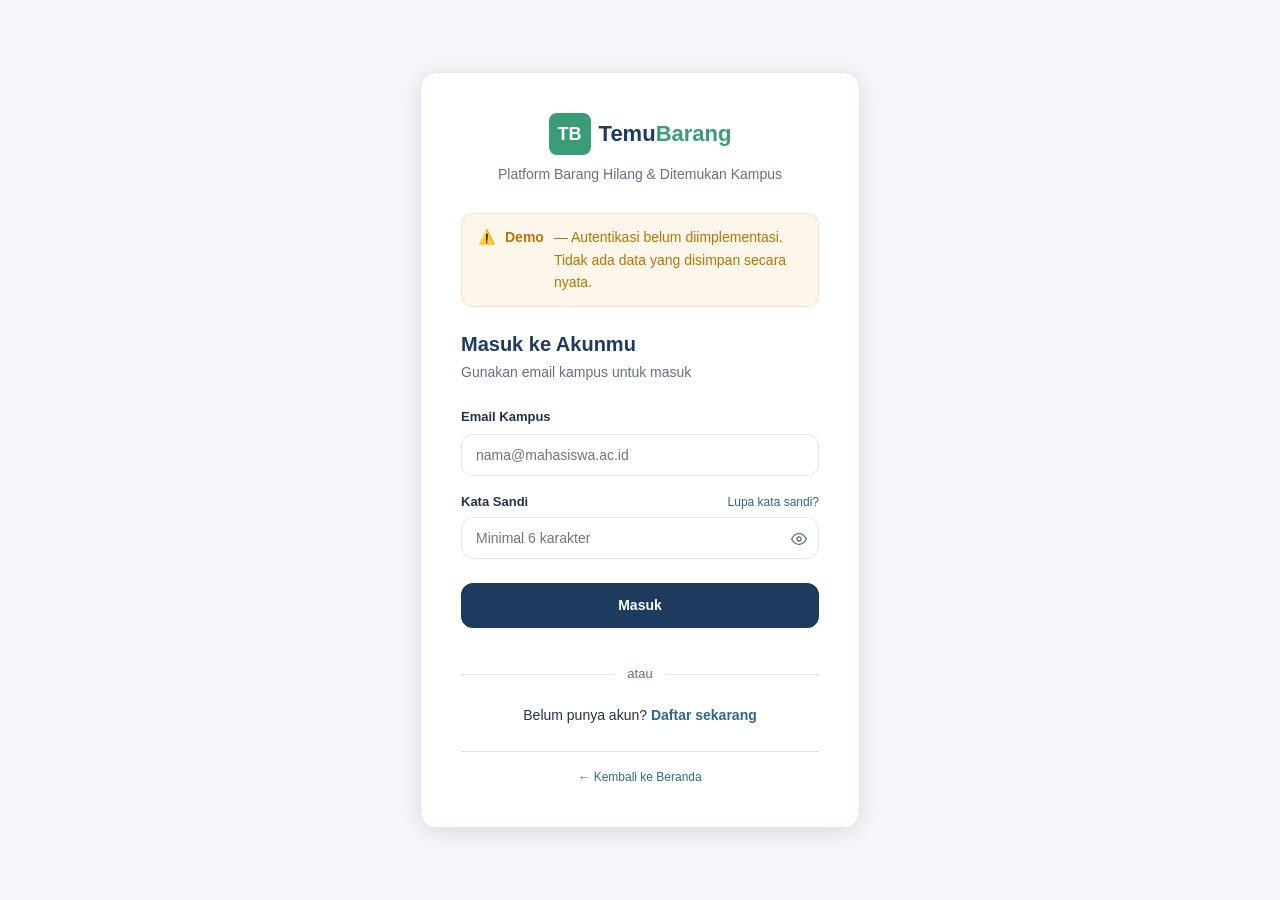
<file: login.html>
<!DOCTYPE html>
<html lang="id">
<head>
  <meta charset="UTF-8" />
  <meta name="viewport" content="width=device-width, initial-scale=1.0" />
  <title>Masuk — TemuBarang</title>
  <link rel="stylesheet" href="https://cdn.jsdelivr.net/npm/bootstrap@5.3.3/dist/css/bootstrap.min.css" />
  <link rel="stylesheet" href="assets/css/style.css" />
</head>
<body>
<div class="tb-auth-page">
  <div class="tb-auth-card">

    <div class="tb-auth-card__logo">
      <div class="d-flex align-items-center justify-content-center gap-2 mb-2">
        <div class="tb-sidebar__logo" style="width:42px;height:42px;font-size:18px;">TB</div>
        <span style="font-size:22px;font-weight:800;color:var(--color-primary);">Temu<span style="color:var(--color-accent);">Barang</span></span>
      </div>
      <p style="color:var(--color-text-muted);font-size:14px;margin:0;">Platform Barang Hilang &amp; Ditemukan Kampus</p>
    </div>

    <div class="tb-alert tb-alert--warning mb-4">
      ⚠️ <strong>Demo</strong> — Autentikasi belum diimplementasi. Tidak ada data yang disimpan secara nyata.
    </div>

    <h2 style="font-size:20px;margin-bottom:4px;">Masuk ke Akunmu</h2>
    <p style="color:var(--color-text-muted);font-size:14px;margin-bottom:24px;">Gunakan email kampus untuk masuk</p>

    <form id="loginForm" novalidate>

      <div class="mb-3">
        <label class="tb-form-label" for="loginEmail">Email Kampus</label>
        <input type="email" id="loginEmail" class="tb-form-control"
          placeholder="nama@mahasiswa.ac.id" autocomplete="email" />
        <div id="loginEmailErr" style="color:var(--color-danger);font-size:12px;margin-top:4px;display:none;">
          Masukkan alamat email yang valid.
        </div>
      </div>

      <div class="mb-4">
        <div class="d-flex justify-content-between align-items-center mb-1">
          <label class="tb-form-label mb-0" for="loginPass">Kata Sandi</label>
          <a href="#" style="font-size:12px;color:var(--color-secondary);" onclick="showToast('Fitur lupa kata sandi memerlukan backend.','info');return false;">Lupa kata sandi?</a>
        </div>
        <div style="position:relative;">
          <input type="password" id="loginPass" class="tb-form-control"
            placeholder="Minimal 6 karakter" autocomplete="current-password" style="padding-right:44px;" />
          <button type="button" class="tb-pass-toggle" data-target="loginPass"
            style="position:absolute;right:12px;top:50%;transform:translateY(-50%);background:none;border:none;cursor:pointer;color:var(--color-text-muted);padding:0;"
            aria-label="Tampilkan/sembunyikan kata sandi">
            <svg width="16" height="16" viewBox="0 0 24 24" fill="none" stroke="currentColor" stroke-width="2">
              <path d="M1 12s4-8 11-8 11 8 11 8-4 8-11 8-11-8-11-8z"/><circle cx="12" cy="12" r="3"/>
            </svg>
          </button>
        </div>
        <div id="loginPassErr" style="color:var(--color-danger);font-size:12px;margin-top:4px;display:none;">
          Kata sandi minimal 6 karakter.
        </div>
      </div>

      <button type="submit" class="tb-btn tb-btn--primary w-100 mb-3">Masuk</button>

      <div class="tb-auth-divider">atau</div>

      <div class="text-center" style="font-size:14px;">
        Belum punya akun?
        <a href="register.html" style="color:var(--color-secondary);font-weight:600;">Daftar sekarang</a>
      </div>
    </form>

    <div class="mt-4 pt-3 border-top text-center" style="font-size:12px;color:var(--color-text-muted);">
      <a href="index.html">← Kembali ke Beranda</a>
    </div>
  </div>
</div>

<script src="https://cdn.jsdelivr.net/npm/bootstrap@5.3.3/dist/js/bootstrap.bundle.min.js"></script>
<script src="assets/js/data.js"></script>
<script src="assets/js/app.js"></script>
</body>
</html>
</file>
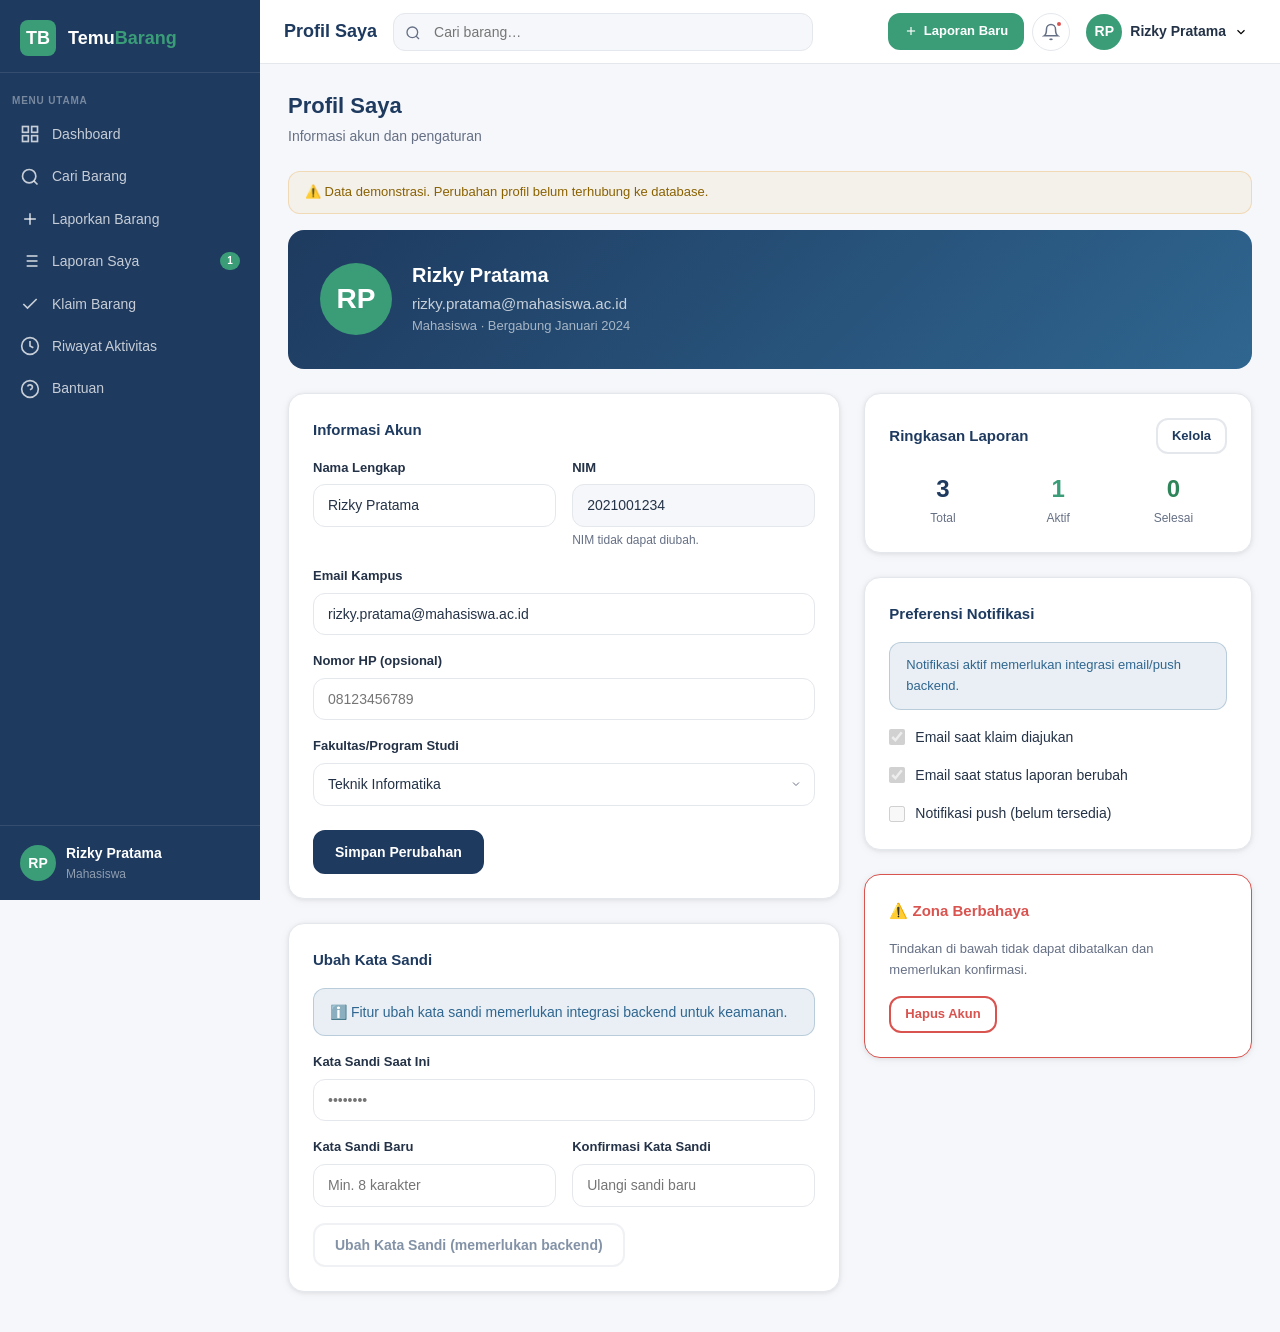
<file: profil.html>
<!DOCTYPE html>
<html lang="id">
<head>
  <meta charset="UTF-8" />
  <meta name="viewport" content="width=device-width, initial-scale=1.0" />
  <title>Profil Saya — TemuBarang</title>
  <link rel="stylesheet" href="https://cdn.jsdelivr.net/npm/bootstrap@5.3.3/dist/css/bootstrap.min.css" />
  <link rel="stylesheet" href="assets/css/style.css" />
</head>
<body>
<a href="#mainContent" class="tb-skip-link">Langsung ke konten utama</a>
<div class="tb-layout">
  <div class="tb-main">
    <!-- Sidebar & Topbar injected by JS -->

    <main class="tb-content" id="mainContent">

      <div class="tb-page-header">
        <h1>Profil Saya</h1>
        <p style="color:var(--color-text-muted);margin:0;font-size:14px;">Informasi akun dan pengaturan</p>
      </div>

      <div class="tb-demo-notice">
        ⚠️ Data demonstrasi. Perubahan profil belum terhubung ke database.
      </div>

      <!-- Profile header -->
      <div class="tb-profile-header mb-4">
        <div class="tb-avatar tb-avatar-lg" id="profileAvatar" aria-label="Avatar pengguna" style="flex-shrink:0;">RP</div>
        <div>
          <h3 id="profileName" style="font-size:20px;margin-bottom:4px;">Rizky Pratama</h3>
          <p id="profileEmail">rizky.pratama@mahasiswa.ac.id</p>
          <p id="profileRole" style="font-size:13px;color:rgba(255,255,255,.6);margin:0;">Mahasiswa · Bergabung Januari 2024</p>
        </div>
      </div>

      <div class="row g-4">
        <!-- Edit profile -->
        <div class="col-lg-7">
          <div class="tb-card mb-4">
            <div class="tb-card__header">
              <div class="tb-card__title">Informasi Akun</div>
            </div>
            <form id="profileForm" novalidate>
              <div class="row g-3">
                <div class="col-md-6">
                  <label class="tb-form-label" for="editNama">Nama Lengkap</label>
                  <input type="text" id="editNama" class="tb-form-control" value="Rizky Pratama" />
                </div>
                <div class="col-md-6">
                  <label class="tb-form-label" for="editNIM">NIM</label>
                  <input type="text" id="editNIM" class="tb-form-control" value="2021001234" disabled style="background:var(--color-bg);cursor:not-allowed;" />
                  <div style="font-size:12px;color:var(--color-text-muted);margin-top:4px;">NIM tidak dapat diubah.</div>
                </div>
                <div class="col-12">
                  <label class="tb-form-label" for="editEmail">Email Kampus</label>
                  <input type="email" id="editEmail" class="tb-form-control" value="rizky.pratama@mahasiswa.ac.id" />
                </div>
                <div class="col-12">
                  <label class="tb-form-label" for="editHP">Nomor HP (opsional)</label>
                  <input type="tel" id="editHP" class="tb-form-control" placeholder="08123456789" />
                </div>
                <div class="col-12">
                  <label class="tb-form-label" for="editFakultas">Fakultas/Program Studi</label>
                  <select id="editFakultas" class="tb-form-control tb-form-select">
                    <option>Teknik Informatika</option>
                    <option>Sistem Informasi</option>
                    <option>Manajemen</option>
                    <option>Ekonomi</option>
                    <option>Hukum</option>
                    <option>Kedokteran</option>
                    <option>Psikologi</option>
                    <option>Lainnya</option>
                  </select>
                </div>
                <div class="col-12 pt-2">
                  <button type="submit" class="tb-btn tb-btn--primary" onclick="saveProfile(event)">
                    Simpan Perubahan
                  </button>
                </div>
              </div>
            </form>
          </div>

          <!-- Change password -->
          <div class="tb-card">
            <div class="tb-card__header">
              <div class="tb-card__title">Ubah Kata Sandi</div>
            </div>
            <div class="tb-alert tb-alert--info mb-3">
              ℹ️ Fitur ubah kata sandi memerlukan integrasi backend untuk keamanan.
            </div>
            <div class="row g-3">
              <div class="col-12">
                <label class="tb-form-label" for="oldPass">Kata Sandi Saat Ini</label>
                <input type="password" id="oldPass" class="tb-form-control" placeholder="••••••••" disabled />
              </div>
              <div class="col-md-6">
                <label class="tb-form-label" for="newPass">Kata Sandi Baru</label>
                <input type="password" id="newPass" class="tb-form-control" placeholder="Min. 8 karakter" disabled />
              </div>
              <div class="col-md-6">
                <label class="tb-form-label" for="confPass">Konfirmasi Kata Sandi</label>
                <input type="password" id="confPass" class="tb-form-control" placeholder="Ulangi sandi baru" disabled />
              </div>
              <div class="col-12">
                <button class="tb-btn tb-btn--outline" disabled>Ubah Kata Sandi (memerlukan backend)</button>
              </div>
            </div>
          </div>
        </div>

        <!-- Right column -->
        <div class="col-lg-5">
          <!-- My report summary -->
          <div class="tb-card mb-4">
            <div class="tb-card__header">
              <div class="tb-card__title">Ringkasan Laporan</div>
              <a href="laporan-saya.html" class="tb-btn tb-btn--outline tb-btn--sm">Kelola</a>
            </div>
            <div class="row g-2 text-center">
              <div class="col-4">
                <div style="font-size:24px;font-weight:800;color:var(--color-primary);" id="profTotal">0</div>
                <div style="font-size:12px;color:var(--color-text-muted);">Total</div>
              </div>
              <div class="col-4">
                <div style="font-size:24px;font-weight:800;color:var(--color-accent);" id="profAktif">0</div>
                <div style="font-size:12px;color:var(--color-text-muted);">Aktif</div>
              </div>
              <div class="col-4">
                <div style="font-size:24px;font-weight:800;color:var(--color-success);" id="profSelesai">0</div>
                <div style="font-size:12px;color:var(--color-text-muted);">Selesai</div>
              </div>
            </div>
          </div>

          <!-- Notification preferences -->
          <div class="tb-card mb-4">
            <div class="tb-card__header">
              <div class="tb-card__title">Preferensi Notifikasi</div>
            </div>
            <div class="tb-alert tb-alert--info mb-3" style="font-size:13px;">
              Notifikasi aktif memerlukan integrasi email/push backend.
            </div>
            <div class="d-flex flex-column gap-3" style="font-size:14px;">
              <label style="display:flex;align-items:center;gap:10px;cursor:pointer;">
                <input type="checkbox" checked disabled style="width:16px;height:16px;" />
                <span>Email saat klaim diajukan</span>
              </label>
              <label style="display:flex;align-items:center;gap:10px;cursor:pointer;">
                <input type="checkbox" checked disabled style="width:16px;height:16px;" />
                <span>Email saat status laporan berubah</span>
              </label>
              <label style="display:flex;align-items:center;gap:10px;cursor:pointer;">
                <input type="checkbox" disabled style="width:16px;height:16px;" />
                <span>Notifikasi push (belum tersedia)</span>
              </label>
            </div>
          </div>

          <!-- Danger zone -->
          <div class="tb-card" style="border-color:var(--color-danger);">
            <div class="tb-card__title mb-3" style="color:var(--color-danger);">⚠️ Zona Berbahaya</div>
            <p style="font-size:13px;color:var(--color-text-muted);margin-bottom:16px;">Tindakan di bawah tidak dapat dibatalkan dan memerlukan konfirmasi.</p>
            <button class="tb-btn tb-btn--outline tb-btn--sm" style="border-color:var(--color-danger);color:var(--color-danger);"
              onclick="showToast('Fitur hapus akun memerlukan backend. (Demo)', 'danger');">
              Hapus Akun
            </button>
          </div>
        </div>
      </div>

    </main>
  </div>
</div>

<script src="https://cdn.jsdelivr.net/npm/bootstrap@5.3.3/dist/js/bootstrap.bundle.min.js"></script>
<script src="assets/js/data.js"></script>
<script src="assets/js/app.js"></script>
<script src="assets/js/layout.js"></script>
<script>
  document.addEventListener('DOMContentLoaded', () => {
    buildLayout('profil', 'Profil Saya');
    initSidebar();
    initTopbarSearch();

    document.getElementById('profTotal').textContent   = MOCK_MY_REPORTS.length;
    document.getElementById('profAktif').textContent   = MOCK_MY_REPORTS.filter(r => r.status === 'aktif').length;
    document.getElementById('profSelesai').textContent = MOCK_MY_REPORTS.filter(r => r.status === 'selesai').length;
  });

  function saveProfile(e) {
    e.preventDefault();
    const name = document.getElementById('editNama').value.trim();
    if (!name) { showToast('Nama tidak boleh kosong.', 'danger'); return; }
    document.getElementById('profileName').textContent = name;
    document.getElementById('profileAvatar').textContent = name.split(' ').map(n=>n[0]).join('').slice(0,2).toUpperCase();
    showToast('Profil berhasil diperbarui. (Demo — tidak tersimpan ke database)', 'success');
  }
</script>
</body>
</html>
</file>
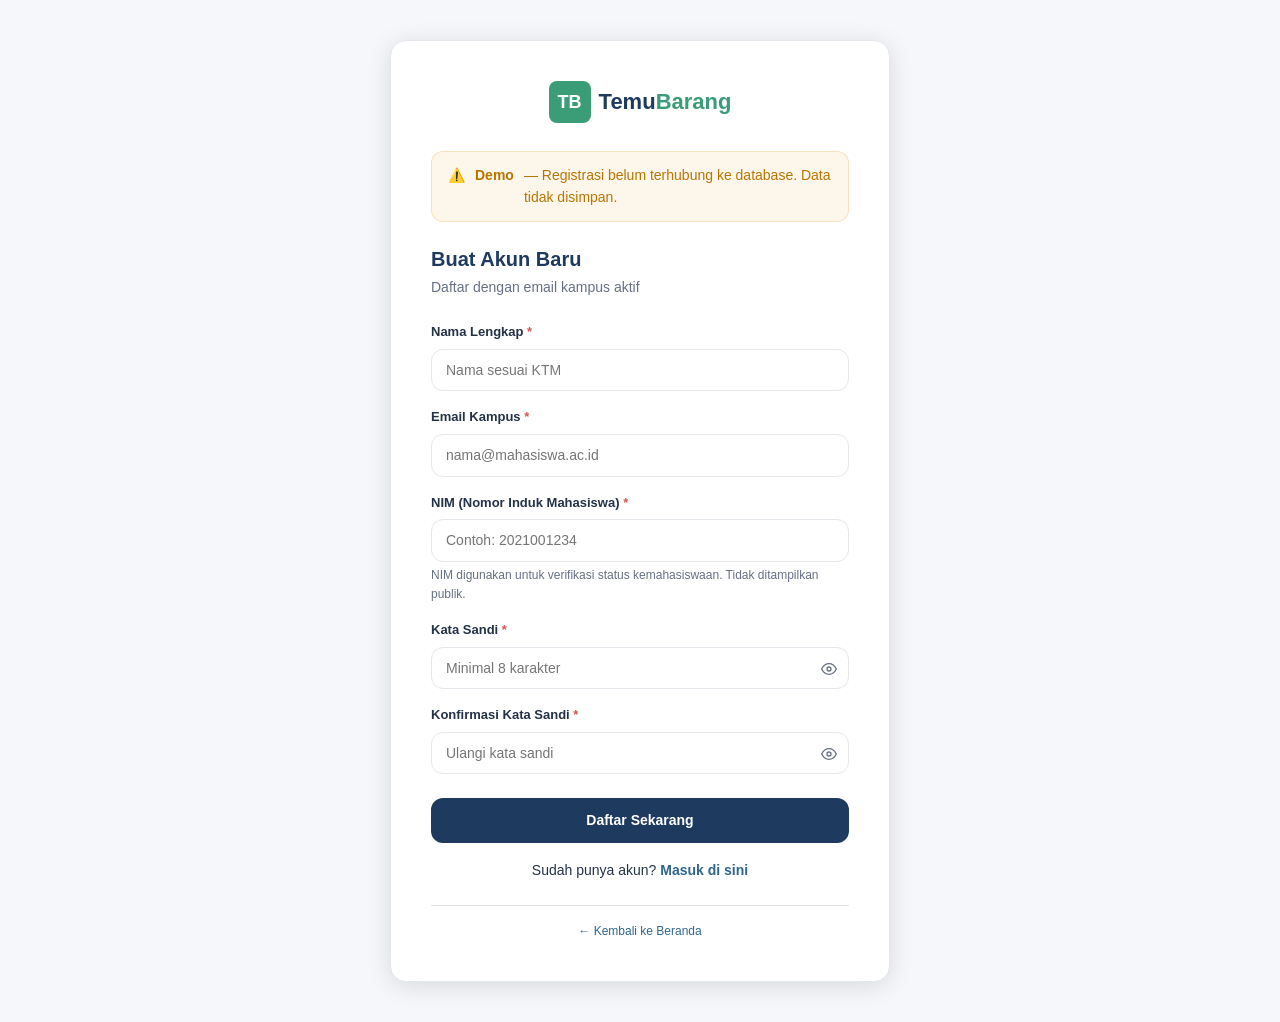
<file: register.html>
<!DOCTYPE html>
<html lang="id">
<head>
  <meta charset="UTF-8" />
  <meta name="viewport" content="width=device-width, initial-scale=1.0" />
  <title>Daftar — TemuBarang</title>
  <link rel="stylesheet" href="https://cdn.jsdelivr.net/npm/bootstrap@5.3.3/dist/css/bootstrap.min.css" />
  <link rel="stylesheet" href="assets/css/style.css" />
</head>
<body>
<div class="tb-auth-page">
  <div class="tb-auth-card" style="max-width:500px;">

    <div class="tb-auth-card__logo">
      <div class="d-flex align-items-center justify-content-center gap-2 mb-2">
        <div class="tb-sidebar__logo" style="width:42px;height:42px;font-size:18px;">TB</div>
        <span style="font-size:22px;font-weight:800;color:var(--color-primary);">Temu<span style="color:var(--color-accent);">Barang</span></span>
      </div>
    </div>

    <div class="tb-alert tb-alert--warning mb-4">
      ⚠️ <strong>Demo</strong> — Registrasi belum terhubung ke database. Data tidak disimpan.
    </div>

    <h2 style="font-size:20px;margin-bottom:4px;">Buat Akun Baru</h2>
    <p style="color:var(--color-text-muted);font-size:14px;margin-bottom:24px;">Daftar dengan email kampus aktif</p>

    <form id="registerForm" novalidate>

      <!-- Nama -->
      <div class="mb-3">
        <label class="tb-form-label" for="regNama">Nama Lengkap <span style="color:var(--color-danger)">*</span></label>
        <input type="text" id="regNama" class="tb-form-control" placeholder="Nama sesuai KTM" autocomplete="name" />
        <div id="regNamaErr" style="color:var(--color-danger);font-size:12px;margin-top:4px;display:none;">Nama minimal 3 karakter.</div>
      </div>

      <!-- Email -->
      <div class="mb-3">
        <label class="tb-form-label" for="regEmail">Email Kampus <span style="color:var(--color-danger)">*</span></label>
        <input type="email" id="regEmail" class="tb-form-control" placeholder="nama@mahasiswa.ac.id" autocomplete="email" />
        <div id="regEmailErr" style="color:var(--color-danger);font-size:12px;margin-top:4px;display:none;">Masukkan email yang valid.</div>
      </div>

      <!-- NIM -->
      <div class="mb-3">
        <label class="tb-form-label" for="regNIM">NIM (Nomor Induk Mahasiswa) <span style="color:var(--color-danger)">*</span></label>
        <input type="text" id="regNIM" class="tb-form-control" placeholder="Contoh: 2021001234" maxlength="20" />
        <div id="regNIMErr" style="color:var(--color-danger);font-size:12px;margin-top:4px;display:none;">NIM minimal 8 karakter.</div>
        <div style="font-size:12px;color:var(--color-text-muted);margin-top:4px;">NIM digunakan untuk verifikasi status kemahasiswaan. Tidak ditampilkan publik.</div>
      </div>

      <!-- Password -->
      <div class="mb-3">
        <label class="tb-form-label" for="regPass">Kata Sandi <span style="color:var(--color-danger)">*</span></label>
        <div style="position:relative;">
          <input type="password" id="regPass" class="tb-form-control" placeholder="Minimal 8 karakter" autocomplete="new-password" style="padding-right:44px;" />
          <button type="button" class="tb-pass-toggle" data-target="regPass"
            style="position:absolute;right:12px;top:50%;transform:translateY(-50%);background:none;border:none;cursor:pointer;color:var(--color-text-muted);padding:0;"
            aria-label="Tampilkan/sembunyikan kata sandi">
            <svg width="16" height="16" viewBox="0 0 24 24" fill="none" stroke="currentColor" stroke-width="2">
              <path d="M1 12s4-8 11-8 11 8 11 8-4 8-11 8-11-8-11-8z"/><circle cx="12" cy="12" r="3"/>
            </svg>
          </button>
        </div>
        <div id="regPassErr" style="color:var(--color-danger);font-size:12px;margin-top:4px;display:none;">Kata sandi minimal 8 karakter.</div>
      </div>

      <!-- Confirm Password -->
      <div class="mb-4">
        <label class="tb-form-label" for="regConfirm">Konfirmasi Kata Sandi <span style="color:var(--color-danger)">*</span></label>
        <div style="position:relative;">
          <input type="password" id="regConfirm" class="tb-form-control" placeholder="Ulangi kata sandi" autocomplete="new-password" style="padding-right:44px;" />
          <button type="button" class="tb-pass-toggle" data-target="regConfirm"
            style="position:absolute;right:12px;top:50%;transform:translateY(-50%);background:none;border:none;cursor:pointer;color:var(--color-text-muted);padding:0;"
            aria-label="Tampilkan/sembunyikan konfirmasi kata sandi">
            <svg width="16" height="16" viewBox="0 0 24 24" fill="none" stroke="currentColor" stroke-width="2">
              <path d="M1 12s4-8 11-8 11 8 11 8-4 8-11 8-11-8-11-8z"/><circle cx="12" cy="12" r="3"/>
            </svg>
          </button>
        </div>
        <div id="regConfirmErr" style="color:var(--color-danger);font-size:12px;margin-top:4px;display:none;">Kata sandi tidak cocok.</div>
      </div>

      <button type="submit" class="tb-btn tb-btn--primary w-100 mb-3">Daftar Sekarang</button>

      <div class="text-center" style="font-size:14px;">
        Sudah punya akun?
        <a href="login.html" style="color:var(--color-secondary);font-weight:600;">Masuk di sini</a>
      </div>
    </form>

    <div class="mt-4 pt-3 border-top text-center" style="font-size:12px;color:var(--color-text-muted);">
      <a href="index.html">← Kembali ke Beranda</a>
    </div>
  </div>
</div>

<script src="https://cdn.jsdelivr.net/npm/bootstrap@5.3.3/dist/js/bootstrap.bundle.min.js"></script>
<script src="assets/js/data.js"></script>
<script src="assets/js/app.js"></script>
</body>
</html>
</file>
<file: assets/css/style.css>
/* ============================================================
   TemuBarang — Design System & Global Styles
   ============================================================ */

/* --- CSS Custom Properties (Design Tokens) --- */
:root {
  --color-primary:       #1E3A5F;
  --color-secondary:     #2F6690;
  --color-accent:        #3A9D78;
  --color-bg:            #F5F7FA;
  --color-card:          #FFFFFF;
  --color-text:          #243247;
  --color-text-muted:    #667085;
  --color-border:        #E4E7EC;
  --color-warning:       #E9A23B;
  --color-danger:        #D9534F;
  --color-success:       #2F855A;

  --sidebar-width:       260px;
  --sidebar-collapsed:   70px;
  --topbar-height:       64px;

  --radius-sm:           8px;
  --radius-md:           12px;
  --radius-lg:           16px;

  --shadow-card:         0 1px 4px rgba(0,0,0,.08), 0 2px 12px rgba(0,0,0,.04);
  --shadow-dropdown:     0 4px 24px rgba(0,0,0,.12);

  --font-sans:           'Inter', -apple-system, BlinkMacSystemFont, 'Segoe UI',
                         Roboto, Helvetica, Arial, sans-serif;

  --transition:          .2s ease;
}

/* --- Base Reset --- */
*, *::before, *::after { box-sizing: border-box; }

html { scroll-behavior: smooth; }

body {
  font-family: var(--font-sans);
  background-color: var(--color-bg);
  color: var(--color-text);
  font-size: 15px;
  line-height: 1.6;
  margin: 0;
}

a { color: var(--color-secondary); text-decoration: none; }
a:hover { color: var(--color-primary); text-decoration: underline; }

h1, h2, h3, h4, h5, h6 {
  font-weight: 700;
  color: var(--color-primary);
  line-height: 1.3;
}

img { max-width: 100%; }

/* ============================================================
   SIDEBAR
   ============================================================ */
.tb-sidebar {
  position: fixed;
  top: 0;
  left: 0;
  height: 100vh;
  width: var(--sidebar-width);
  background: var(--color-primary);
  display: flex;
  flex-direction: column;
  z-index: 1040;
  transition: width var(--transition), transform var(--transition);
  overflow: hidden;
}

/* Brand */
.tb-sidebar__brand {
  display: flex;
  align-items: center;
  gap: 12px;
  padding: 20px 20px 16px;
  border-bottom: 1px solid rgba(255,255,255,.1);
  min-height: var(--topbar-height);
  flex-shrink: 0;
}

.tb-sidebar__logo {
  width: 36px;
  height: 36px;
  background: var(--color-accent);
  border-radius: var(--radius-sm);
  display: flex;
  align-items: center;
  justify-content: center;
  flex-shrink: 0;
  color: #fff;
  font-weight: 800;
  font-size: 18px;
}

.tb-sidebar__name {
  color: #fff;
  font-size: 18px;
  font-weight: 700;
  white-space: nowrap;
  overflow: hidden;
}

.tb-sidebar__name span {
  color: var(--color-accent);
}

/* Nav */
.tb-sidebar__nav {
  flex: 1;
  overflow-y: auto;
  padding: 12px 0;
  scrollbar-width: thin;
  scrollbar-color: rgba(255,255,255,.2) transparent;
}

.tb-sidebar__nav::-webkit-scrollbar { width: 4px; }
.tb-sidebar__nav::-webkit-scrollbar-track { background: transparent; }
.tb-sidebar__nav::-webkit-scrollbar-thumb { background: rgba(255,255,255,.2); border-radius: 4px; }

.tb-nav-section {
  padding: 8px 12px 4px;
  font-size: 10px;
  font-weight: 600;
  letter-spacing: .08em;
  text-transform: uppercase;
  color: rgba(255,255,255,.4);
  white-space: nowrap;
  overflow: hidden;
}

.tb-nav-link {
  display: flex;
  align-items: center;
  gap: 12px;
  padding: 10px 20px;
  color: rgba(255,255,255,.75);
  font-size: 14px;
  font-weight: 500;
  border-radius: 0;
  transition: background var(--transition), color var(--transition);
  white-space: nowrap;
  overflow: hidden;
  cursor: pointer;
  border: none;
  background: none;
  width: 100%;
  text-align: left;
  text-decoration: none;
  position: relative;
}

.tb-nav-link:focus-visible {
  outline: 2px solid var(--color-accent);
  outline-offset: -2px;
}

.tb-nav-link svg {
  flex-shrink: 0;
  width: 20px;
  height: 20px;
}

.tb-nav-link:hover {
  background: rgba(255,255,255,.1);
  color: #fff;
  text-decoration: none;
}

.tb-nav-link.active {
  background: rgba(255,255,255,.15);
  color: #fff;
  font-weight: 600;
}

.tb-nav-link.active::before {
  content: '';
  position: absolute;
  left: 0;
  top: 4px;
  bottom: 4px;
  width: 3px;
  background: var(--color-accent);
  border-radius: 0 4px 4px 0;
}

.tb-nav-badge {
  margin-left: auto;
  background: var(--color-accent);
  color: #fff;
  font-size: 10px;
  font-weight: 700;
  padding: 1px 7px;
  border-radius: 20px;
  min-width: 20px;
  text-align: center;
}

/* User section */
.tb-sidebar__user {
  border-top: 1px solid rgba(255,255,255,.1);
  padding: 16px 20px;
  display: flex;
  align-items: center;
  gap: 10px;
  flex-shrink: 0;
}

.tb-avatar {
  width: 36px;
  height: 36px;
  border-radius: 50%;
  background: var(--color-accent);
  color: #fff;
  display: flex;
  align-items: center;
  justify-content: center;
  font-weight: 700;
  font-size: 14px;
  flex-shrink: 0;
}

.tb-avatar-lg {
  width: 72px;
  height: 72px;
  font-size: 28px;
}

.tb-sidebar__user-info {
  overflow: hidden;
  flex: 1;
  min-width: 0;
}

.tb-sidebar__user-name {
  color: #fff;
  font-weight: 600;
  font-size: 14px;
  white-space: nowrap;
  overflow: hidden;
  text-overflow: ellipsis;
}

.tb-sidebar__user-role {
  color: rgba(255,255,255,.5);
  font-size: 12px;
  white-space: nowrap;
  overflow: hidden;
  text-overflow: ellipsis;
}

/* Sidebar toggle button */
.tb-sidebar-toggle {
  display: none;
}

/* ============================================================
   MAIN LAYOUT
   ============================================================ */
.tb-layout {
  display: flex;
  min-height: 100vh;
}

.tb-main {
  flex: 1;
  margin-left: var(--sidebar-width);
  display: flex;
  flex-direction: column;
  min-width: 0;
  transition: margin-left var(--transition);
}

/* ============================================================
   TOP BAR
   ============================================================ */
.tb-topbar {
  position: sticky;
  top: 0;
  z-index: 1030;
  height: var(--topbar-height);
  background: var(--color-card);
  border-bottom: 1px solid var(--color-border);
  display: flex;
  align-items: center;
  padding: 0 24px;
  gap: 16px;
}

.tb-topbar__title {
  font-size: 18px;
  font-weight: 700;
  color: var(--color-primary);
  white-space: nowrap;
  overflow: hidden;
  text-overflow: ellipsis;
  flex-shrink: 1;
  min-width: 0;
  max-width: 220px;
}

.tb-topbar__breadcrumb {
  font-size: 12px;
  color: var(--color-text-muted);
  margin-top: 1px;
}

.tb-topbar__search {
  flex: 1;
  min-width: 100px;
  max-width: 420px;
  position: relative;
}

.tb-topbar__search input {
  width: 100%;
  height: 38px;
  padding: 0 16px 0 40px;
  border: 1px solid var(--color-border);
  border-radius: var(--radius-md);
  background: var(--color-bg);
  font-size: 14px;
  color: var(--color-text);
  outline: none;
  transition: border-color var(--transition), box-shadow var(--transition);
}

.tb-topbar__search input:focus {
  border-color: var(--color-secondary);
  box-shadow: 0 0 0 3px rgba(47,102,144,.12);
}

.tb-topbar__search-icon {
  position: absolute;
  left: 12px;
  top: 50%;
  transform: translateY(-50%);
  color: var(--color-text-muted);
  pointer-events: none;
}

.tb-topbar__actions {
  display: flex;
  align-items: center;
  gap: 8px;
  margin-left: auto;
  flex-shrink: 0;
}

.tb-icon-btn {
  width: 38px;
  height: 38px;
  border-radius: 50%;
  border: 1px solid var(--color-border);
  background: var(--color-card);
  color: var(--color-text-muted);
  display: flex;
  align-items: center;
  justify-content: center;
  cursor: pointer;
  transition: background var(--transition), color var(--transition);
  position: relative;
}

.tb-icon-btn:hover {
  background: var(--color-bg);
  color: var(--color-primary);
}

.tb-notif-dot {
  position: absolute;
  top: 6px;
  right: 6px;
  width: 8px;
  height: 8px;
  background: var(--color-danger);
  border-radius: 50%;
  border: 2px solid var(--color-card);
}

/* Mobile hamburger in topbar */
.tb-topbar__hamburger {
  display: none;
  width: 38px;
  height: 38px;
  border: none;
  background: none;
  color: var(--color-text);
  cursor: pointer;
  /* flex alignment defined here so display:flex at breakpoint works instantly */
  align-items: center;
  justify-content: center;
  border-radius: var(--radius-sm);
  flex-shrink: 0;
  padding: 0;
  line-height: 1;
}

.tb-topbar__hamburger:hover  { background: var(--color-bg); }
.tb-topbar__hamburger:focus-visible {
  outline: 2px solid var(--color-secondary);
  outline-offset: 2px;
}

/* ============================================================
   PAGE CONTENT
   ============================================================ */
.tb-content {
  flex: 1;
  padding: 28px 28px 40px;
}

.tb-page-header {
  margin-bottom: 24px;
}

.tb-page-header h1 {
  font-size: 22px;
  margin-bottom: 4px;
}

/* ============================================================
   CARDS
   ============================================================ */
.tb-card {
  background: var(--color-card);
  border: 1px solid var(--color-border);
  border-radius: var(--radius-lg);
  box-shadow: var(--shadow-card);
  padding: 24px;
}

.tb-card-sm { padding: 16px; }

.tb-card__header {
  display: flex;
  align-items: center;
  justify-content: space-between;
  margin-bottom: 16px;
}

.tb-card__title {
  font-size: 15px;
  font-weight: 600;
  color: var(--color-primary);
}

/* KPI Cards */
.tb-kpi {
  background: var(--color-card);
  border: 1px solid var(--color-border);
  border-radius: var(--radius-lg);
  box-shadow: var(--shadow-card);
  padding: 20px;
  display: flex;
  align-items: center;
  gap: 16px;
  height: 100%;
}

.tb-kpi__body {
  flex: 1;
  min-width: 0;
}

.tb-kpi__icon {
  width: 48px;
  height: 48px;
  border-radius: var(--radius-md);
  display: flex;
  align-items: center;
  justify-content: center;
  flex-shrink: 0;
}

.tb-kpi__icon--primary { background: rgba(30,58,95,.1); color: var(--color-primary); }
.tb-kpi__icon--danger  { background: rgba(217,83,79,.1);  color: var(--color-danger); }
.tb-kpi__icon--accent  { background: rgba(58,157,120,.1); color: var(--color-accent); }
.tb-kpi__icon--success { background: rgba(47,133,90,.1);  color: var(--color-success); }

.tb-kpi__value {
  font-size: 28px;
  font-weight: 800;
  color: var(--color-primary);
  line-height: 1.1;
}

.tb-kpi__label {
  font-size: 13px;
  color: var(--color-text-muted);
  margin-top: 2px;
}

.tb-kpi__trend {
  font-size: 12px;
  font-weight: 600;
  margin-top: 4px;
}

.tb-kpi__trend--up   { color: var(--color-accent); }
.tb-kpi__trend--down { color: var(--color-danger); }

/* ============================================================
   ITEM CARDS
   ============================================================ */
.tb-item-card {
  background: var(--color-card);
  border: 1px solid var(--color-border);
  border-radius: var(--radius-lg);
  box-shadow: var(--shadow-card);
  overflow: hidden;
  display: flex;
  flex-direction: column;
  transition: box-shadow var(--transition), transform var(--transition);
}

.tb-item-card:hover {
  box-shadow: 0 4px 20px rgba(0,0,0,.12);
  transform: translateY(-2px);
}

.tb-item-card__img {
  width: 100%;
  height: 160px;
  object-fit: cover;
  background: var(--color-bg);
  display: flex;
  align-items: center;
  justify-content: center;
  color: var(--color-text-muted);
}

.tb-item-card__img-placeholder {
  width: 100%;
  height: 160px;
  background: linear-gradient(135deg, #e8edf5 0%, #f0f4f8 100%);
  display: flex;
  align-items: center;
  justify-content: center;
  color: var(--color-text-muted);
  font-size: 42px;
  line-height: 1;
  flex-shrink: 0;
  user-select: none;
}

.tb-item-card__body {
  padding: 16px;
  flex: 1;
  display: flex;
  flex-direction: column;
}

.tb-item-card__name {
  font-size: 15px;
  font-weight: 600;
  color: var(--color-text);
  margin-bottom: 6px;
  display: -webkit-box;
  -webkit-line-clamp: 2;
  -webkit-box-orient: vertical;
  overflow: hidden;
}

.tb-item-card__meta {
  font-size: 13px;
  color: var(--color-text-muted);
  display: flex;
  align-items: center;
  gap: 4px;
  margin-bottom: 3px;
}

.tb-item-card__footer {
  margin-top: auto;
  padding-top: 12px;
  border-top: 1px solid var(--color-border);
  display: flex;
  align-items: center;
  justify-content: space-between;
  flex-wrap: wrap;
  gap: 8px;
}

/* ============================================================
   BADGES
   ============================================================ */
.tb-badge {
  display: inline-flex;
  align-items: center;
  gap: 4px;
  padding: 3px 10px;
  border-radius: 20px;
  font-size: 12px;
  font-weight: 600;
  white-space: nowrap;
}

.tb-badge--hilang   { background: rgba(217,83,79,.12);   color: var(--color-danger); }
.tb-badge--ditemukan { background: rgba(47,133,90,.12);   color: var(--color-success); }
.tb-badge--aktif    { background: rgba(58,157,120,.12);  color: var(--color-accent); }
.tb-badge--klaim    { background: rgba(233,162,59,.12);  color: #b97500; }
.tb-badge--verifikasi { background: rgba(47,102,144,.12); color: var(--color-secondary); }
.tb-badge--selesai  { background: rgba(30,58,95,.12);    color: var(--color-primary); }
.tb-badge--ditutup  { background: rgba(102,112,133,.12); color: var(--color-text-muted); }

/* ============================================================
   BUTTONS
   ============================================================ */
.tb-btn {
  display: inline-flex;
  align-items: center;
  justify-content: center;
  gap: 6px;
  padding: 9px 20px;
  border-radius: var(--radius-md);
  font-size: 14px;
  font-weight: 600;
  cursor: pointer;
  border: 2px solid transparent;
  transition: background var(--transition), color var(--transition),
              border-color var(--transition), box-shadow var(--transition);
  white-space: nowrap;
  text-decoration: none;
}

.tb-btn:focus-visible {
  outline: 2px solid var(--color-secondary);
  outline-offset: 2px;
}

.tb-btn:disabled {
  opacity: .55;
  cursor: not-allowed;
}

.tb-btn--primary {
  background: var(--color-primary);
  color: #fff;
  border-color: var(--color-primary);
}

.tb-btn--primary:hover {
  background: #162d4a;
  border-color: #162d4a;
  color: #fff;
  text-decoration: none;
}

.tb-btn--accent {
  background: var(--color-accent);
  color: #fff;
  border-color: var(--color-accent);
}

.tb-btn--accent:hover {
  background: #2d7e60;
  border-color: #2d7e60;
  color: #fff;
  text-decoration: none;
}

.tb-btn--outline {
  background: transparent;
  color: var(--color-primary);
  border-color: var(--color-border);
}

.tb-btn--outline:hover {
  background: var(--color-bg);
  border-color: var(--color-secondary);
  color: var(--color-secondary);
  text-decoration: none;
}

.tb-btn--danger {
  background: var(--color-danger);
  color: #fff;
  border-color: var(--color-danger);
}

.tb-btn--danger:hover {
  background: #b03b38;
  border-color: #b03b38;
  color: #fff;
  text-decoration: none;
}

.tb-btn--sm {
  padding: 6px 14px;
  font-size: 13px;
}

.tb-btn--lg {
  padding: 13px 28px;
  font-size: 16px;
}

/* ============================================================
   FORMS
   ============================================================ */
.tb-form-label {
  font-size: 13px;
  font-weight: 600;
  color: var(--color-text);
  margin-bottom: 6px;
  display: block;
}

.tb-form-control {
  width: 100%;
  padding: 9px 14px;
  border: 1.5px solid var(--color-border);
  border-radius: var(--radius-md);
  font-size: 14px;
  color: var(--color-text);
  background: var(--color-card);
  outline: none;
  transition: border-color var(--transition), box-shadow var(--transition);
  font-family: var(--font-sans);
}

.tb-form-control:focus {
  border-color: var(--color-secondary);
  box-shadow: 0 0 0 3px rgba(47,102,144,.12);
}

.tb-form-control.is-invalid {
  border-color: var(--color-danger);
}

.tb-form-control.is-valid {
  border-color: var(--color-accent);
}

.tb-invalid-feedback {
  color: var(--color-danger);
  font-size: 12px;
  margin-top: 4px;
  display: none;
}

.was-validated .tb-form-control:invalid ~ .tb-invalid-feedback,
.tb-form-control.is-invalid ~ .tb-invalid-feedback {
  display: block;
}

.tb-form-select {
  appearance: none;
  background-image: url("data:image/svg+xml,%3Csvg xmlns='http://www.w3.org/2000/svg' width='12' height='12' viewBox='0 0 24 24' fill='none' stroke='%23667085' stroke-width='2'%3E%3Cpath d='m6 9 6 6 6-6'/%3E%3C/svg%3E");
  background-repeat: no-repeat;
  background-position: right 12px center;
  padding-right: 36px;
}

/* ============================================================
   SEARCH / FILTER PANEL
   ============================================================ */
.tb-filter-panel {
  background: var(--color-card);
  border: 1px solid var(--color-border);
  border-radius: var(--radius-lg);
  box-shadow: var(--shadow-card);
  padding: 20px;
  margin-bottom: 24px;
}

.tb-filter-panel__title {
  font-size: 14px;
  font-weight: 700;
  color: var(--color-primary);
  margin-bottom: 16px;
}

/* ============================================================
   STATUS TRACKER
   ============================================================ */
.tb-tracker {
  display: flex;
  align-items: flex-start;
  gap: 0;
  position: relative;
  padding-bottom: 4px;
}

.tb-tracker__step {
  display: flex;
  flex-direction: column;
  align-items: center;
  flex: 1;
  position: relative;
  text-align: center;
}

.tb-tracker__step:not(:last-child)::after {
  content: '';
  position: absolute;
  top: 14px;
  left: 50%;
  right: -50%;
  height: 2px;
  background: var(--color-border);
  z-index: 0;
}

.tb-tracker__step.done:not(:last-child)::after {
  background: var(--color-accent);
}

.tb-tracker__dot {
  width: 28px;
  height: 28px;
  border-radius: 50%;
  border: 2px solid var(--color-border);
  background: var(--color-card);
  display: flex;
  align-items: center;
  justify-content: center;
  z-index: 1;
  position: relative;
  font-size: 12px;
  color: var(--color-text-muted);
  font-weight: 700;
  flex-shrink: 0;
}

.tb-tracker__step.done .tb-tracker__dot {
  background: var(--color-accent);
  border-color: var(--color-accent);
  color: #fff;
}

.tb-tracker__step.active .tb-tracker__dot {
  background: var(--color-secondary);
  border-color: var(--color-secondary);
  color: #fff;
}

.tb-tracker__label {
  font-size: 11px;
  color: var(--color-text-muted);
  margin-top: 6px;
  line-height: 1.3;
}

.tb-tracker__step.done .tb-tracker__label,
.tb-tracker__step.active .tb-tracker__label {
  color: var(--color-text);
  font-weight: 600;
}

/* ============================================================
   ACTIVITY FEED
   ============================================================ */
.tb-activity-item {
  display: flex;
  gap: 12px;
  padding: 12px 0;
  border-bottom: 1px solid var(--color-border);
}

.tb-activity-item:last-child { border-bottom: none; }

.tb-activity__icon {
  width: 36px;
  height: 36px;
  border-radius: 50%;
  display: flex;
  align-items: center;
  justify-content: center;
  flex-shrink: 0;
  font-size: 18px;
  line-height: 1;
}

.tb-activity__icon--hilang   { background: rgba(217,83,79,.1);  color: var(--color-danger); }
.tb-activity__icon--ditemukan { background: rgba(47,133,90,.1);  color: var(--color-success); }
.tb-activity__icon--klaim    { background: rgba(233,162,59,.1); color: #b97500; }

.tb-activity__text {
  flex: 1;
  min-width: 0;
}

.tb-activity__title {
  font-size: 14px;
  font-weight: 600;
  color: var(--color-text);
  margin-bottom: 2px;
}

.tb-activity__desc {
  font-size: 13px;
  color: var(--color-text-muted);
}

.tb-activity__time {
  font-size: 12px;
  color: var(--color-text-muted);
  flex-shrink: 0;
  align-self: flex-start;
}

/* ============================================================
   EMPTY STATE
   ============================================================ */
.tb-empty {
  text-align: center;
  padding: 48px 24px;
  color: var(--color-text-muted);
}

.tb-empty svg {
  opacity: .35;
  margin-bottom: 16px;
  display: block;
  margin-left: auto;
  margin-right: auto;
}

.tb-empty__title {
  font-size: 16px;
  font-weight: 600;
  color: var(--color-text);
  margin-bottom: 6px;
}

.tb-empty__desc {
  font-size: 14px;
}

/* ============================================================
   LANDING PAGE SPECIFIC
   ============================================================ */
.tb-hero {
  background: linear-gradient(135deg, var(--color-primary) 0%, var(--color-secondary) 100%);
  color: #fff;
  padding: 80px 0 60px;
}

.tb-hero h1 { color: #fff; font-size: 40px; }
.tb-hero p  { color: rgba(255,255,255,.85); font-size: 18px; }

.tb-hero__search {
  background: rgba(255,255,255,.15);
  backdrop-filter: blur(8px);
  border: 1px solid rgba(255,255,255,.25);
  border-radius: var(--radius-lg);
  padding: 6px 6px 6px 20px;
  display: flex;
  align-items: center;
  gap: 8px;
  max-width: 560px;
}

.tb-hero__search input {
  flex: 1;
  background: transparent;
  border: none;
  outline: none;
  color: #fff;
  font-size: 15px;
  font-family: var(--font-sans);
}

.tb-hero__search input::placeholder { color: rgba(255,255,255,.6); }

.tb-category-card {
  background: var(--color-card);
  border: 1px solid var(--color-border);
  border-radius: var(--radius-lg);
  padding: 20px 16px;
  text-align: center;
  cursor: pointer;
  transition: box-shadow var(--transition), transform var(--transition), border-color var(--transition);
  text-decoration: none;
  display: block;
  color: var(--color-text);
}

.tb-category-card:hover {
  box-shadow: 0 4px 16px rgba(0,0,0,.1);
  border-color: var(--color-secondary);
  transform: translateY(-2px);
  color: var(--color-primary);
  text-decoration: none;
}

.tb-category-card__icon {
  width: 52px;
  height: 52px;
  background: var(--color-bg);
  border-radius: var(--radius-md);
  display: flex;
  align-items: center;
  justify-content: center;
  margin: 0 auto 12px;
  font-size: 24px;
  color: var(--color-secondary);
}

.tb-how-step {
  text-align: center;
  padding: 24px 16px;
}

.tb-how-step__num {
  width: 44px;
  height: 44px;
  border-radius: 50%;
  background: var(--color-primary);
  color: #fff;
  font-weight: 800;
  font-size: 18px;
  display: flex;
  align-items: center;
  justify-content: center;
  margin: 0 auto 16px;
}

/* ============================================================
   AUTH PAGES
   ============================================================ */
.tb-auth-page {
  min-height: 100vh;
  background: var(--color-bg);
  display: flex;
  align-items: center;
  justify-content: center;
  padding: 40px 16px;
}

.tb-auth-card {
  background: var(--color-card);
  border: 1px solid var(--color-border);
  border-radius: var(--radius-lg);
  box-shadow: var(--shadow-dropdown);
  padding: 40px;
  width: 100%;
  max-width: 440px;
}

.tb-auth-card__logo {
  text-align: center;
  margin-bottom: 28px;
}

.tb-auth-divider {
  display: flex;
  align-items: center;
  gap: 12px;
  margin: 20px 0;
  color: var(--color-text-muted);
  font-size: 13px;
}

.tb-auth-divider::before,
.tb-auth-divider::after {
  content: '';
  flex: 1;
  height: 1px;
  background: var(--color-border);
}

/* ============================================================
   ALERTS / TOASTS
   ============================================================ */
.tb-alert {
  padding: 12px 16px;
  border-radius: var(--radius-md);
  font-size: 14px;
  display: flex;
  align-items: flex-start;
  gap: 10px;
  margin-bottom: 16px;
}

.tb-alert--success {
  background: rgba(47,133,90,.1);
  color: var(--color-success);
  border: 1px solid rgba(47,133,90,.25);
}

.tb-alert--danger {
  background: rgba(217,83,79,.1);
  color: var(--color-danger);
  border: 1px solid rgba(217,83,79,.25);
}

.tb-alert--warning {
  background: rgba(233,162,59,.1);
  color: #b97500;
  border: 1px solid rgba(233,162,59,.25);
}

.tb-alert--info {
  background: rgba(47,102,144,.1);
  color: var(--color-secondary);
  border: 1px solid rgba(47,102,144,.25);
}

/* ============================================================
   MODAL OVERRIDES
   ============================================================ */
.tb-modal .modal-content {
  border: 1px solid var(--color-border);
  border-radius: var(--radius-lg);
  box-shadow: var(--shadow-dropdown);
}

.tb-modal .modal-header {
  border-bottom: 1px solid var(--color-border);
  padding: 20px 24px;
}

.tb-modal .modal-body  { padding: 24px; }
.tb-modal .modal-footer {
  border-top: 1px solid var(--color-border);
  padding: 16px 24px;
}

/* ============================================================
   TABLE
   ============================================================ */
.tb-table {
  width: 100%;
  min-width: 500px;
  border-collapse: collapse;
  font-size: 14px;
}

.tb-table th {
  background: var(--color-bg);
  color: var(--color-text-muted);
  font-weight: 600;
  font-size: 12px;
  text-transform: uppercase;
  letter-spacing: .05em;
  padding: 12px 16px;
  border-bottom: 1px solid var(--color-border);
  text-align: left;
}

.tb-table td {
  padding: 14px 16px;
  border-bottom: 1px solid var(--color-border);
  color: var(--color-text);
  vertical-align: middle;
}

.tb-table tr:last-child td { border-bottom: none; }

.tb-table tr:hover td { background: #f9fafb; }

/* ============================================================
   RESPONSIVE
   ============================================================ */
@media (max-width: 991.98px) {
  .tb-sidebar {
    transform: translateX(-100%);
  }

  .tb-sidebar.open {
    transform: translateX(0);
  }

  .tb-main {
    margin-left: 0;
  }

  .tb-topbar__hamburger {
    display: flex;
  }

  .tb-content {
    padding: 20px 16px 32px;
  }
}

@media (max-width: 767.98px) {
  .tb-hero h1 { font-size: 28px; }
  .tb-hero { padding: 56px 0 40px; }
  .tb-kpi { padding: 16px; }
  .tb-kpi__value { font-size: 22px; }
  .tb-auth-card { padding: 28px 20px; }
  .tb-topbar { padding: 0 12px; gap: 8px; }
  /* On very small screens hide the search from topbar to avoid crowding */
  .tb-topbar__search { display: none; }
  .tb-topbar__title { max-width: 160px; font-size: 16px; }
  .tb-content { padding: 16px 12px 28px; }
}

/* Show topbar search again on ≥480px but still mobile */
@media (min-width: 480px) and (max-width: 767.98px) {
  .tb-topbar__search { display: block; max-width: 140px; min-width: 80px; }
}

/* Sidebar overlay for mobile */
.tb-sidebar-overlay {
  display: none;
  position: fixed;
  inset: 0;
  background: rgba(0,0,0,.4);
  z-index: 1039;
  backdrop-filter: blur(2px);
}

.tb-sidebar-overlay.show { display: block; }

/* ============================================================
   UTILITY
   ============================================================ */
.text-primary-tb  { color: var(--color-primary)  !important; }
.text-accent-tb   { color: var(--color-accent)   !important; }
.text-muted-tb    { color: var(--color-text-muted) !important; }
.bg-tb            { background: var(--color-bg) !important; }
.border-tb        { border-color: var(--color-border) !important; }
.rounded-tb       { border-radius: var(--radius-lg) !important; }
.shadow-tb        { box-shadow: var(--shadow-card) !important; }

.gap-2 { gap: 8px; }
.gap-3 { gap: 12px; }

/* Image upload preview */
.tb-img-preview {
  width: 100%;
  max-height: 240px;
  object-fit: cover;
  border-radius: var(--radius-md);
  border: 1px solid var(--color-border);
  display: none;
}

.tb-img-preview.show { display: block; }

.tb-upload-area {
  border: 2px dashed var(--color-border);
  border-radius: var(--radius-md);
  padding: 32px;
  text-align: center;
  cursor: pointer;
  transition: border-color var(--transition), background var(--transition);
  color: var(--color-text-muted);
  font-size: 14px;
}

.tb-upload-area:hover,
.tb-upload-area.dragover {
  border-color: var(--color-secondary);
  background: rgba(47,102,144,.04);
}

/* Demo data notice */
.tb-demo-notice {
  background: rgba(233,162,59,.08);
  border: 1px solid rgba(233,162,59,.3);
  border-radius: var(--radius-md);
  padding: 10px 16px;
  font-size: 13px;
  color: #8a6200;
  margin-bottom: 16px;
}

/* Dropdown user */
.tb-user-dropdown {
  display: flex;
  align-items: center;
  gap: 8px;
  cursor: pointer;
  padding: 4px 8px;
  border-radius: var(--radius-md);
  transition: background var(--transition);
  border: none;
  background: none;
}

.tb-user-dropdown:hover { background: var(--color-bg); }

.tb-user-dropdown__name {
  font-size: 14px;
  font-weight: 600;
  color: var(--color-text);
  max-width: 120px;
  overflow: hidden;
  text-overflow: ellipsis;
  white-space: nowrap;
}

/* Guide section */
.tb-guide-step {
  display: flex;
  gap: 12px;
  padding: 10px 0;
  border-bottom: 1px solid var(--color-border);
}

.tb-guide-step:last-child { border-bottom: none; }

.tb-guide-step__num {
  width: 24px;
  height: 24px;
  border-radius: 50%;
  background: var(--color-primary);
  color: #fff;
  font-size: 12px;
  font-weight: 700;
  display: flex;
  align-items: center;
  justify-content: center;
  flex-shrink: 0;
}

/* Footer */
.tb-footer {
  background: var(--color-primary);
  color: rgba(255,255,255,.75);
  padding: 48px 0 24px;
  font-size: 14px;
}

.tb-footer h5 {
  color: #fff;
  font-size: 15px;
}

.tb-footer a {
  color: rgba(255,255,255,.65);
  text-decoration: none;
}

.tb-footer a:hover {
  color: #fff;
  text-decoration: underline;
}

.tb-footer-bottom {
  border-top: 1px solid rgba(255,255,255,.1);
  margin-top: 32px;
  padding-top: 20px;
  text-align: center;
  font-size: 13px;
  color: rgba(255,255,255,.45);
}

/* Landing navbar */
.tb-navbar {
  background: var(--color-card);
  border-bottom: 1px solid var(--color-border);
  padding: 0 24px;
  height: 64px;
  display: flex;
  align-items: center;
  position: sticky;
  top: 0;
  z-index: 1030;
  box-shadow: 0 1px 4px rgba(0,0,0,.06);
}

/* Profile page specific */
.tb-profile-header {
  background: linear-gradient(135deg, var(--color-primary) 0%, var(--color-secondary) 100%);
  border-radius: var(--radius-lg);
  padding: 32px;
  color: #fff;
  display: flex;
  align-items: center;
  gap: 20px;
  margin-bottom: 24px;
}

.tb-profile-header h3 { color: #fff; }
.tb-profile-header p  { color: rgba(255,255,255,.75); margin: 0; }

/* ============================================================
   TYPE OPTION SELECTOR (laporkan-barang.html)
   ============================================================ */
.tb-type-option {
  display: block;
  border: 2px solid var(--color-border);
  border-radius: var(--radius-md);
  padding: 20px 16px;
  text-align: center;
  cursor: pointer;
  transition: border-color var(--transition), background var(--transition),
              box-shadow var(--transition);
  font-weight: 600;
  background: var(--color-card);
  user-select: none;
}

.tb-type-option:hover {
  border-color: var(--color-secondary);
  background: rgba(47,102,144,.04);
}

.tb-type-option:focus-visible {
  outline: 2px solid var(--color-secondary);
  outline-offset: 2px;
}

/* Modifier classes set by JS when radio is checked */
.tb-type-option--hilang {
  border-color: var(--color-danger) !important;
  background: rgba(217,83,79,.04);
}

.tb-type-option--ditemukan {
  border-color: var(--color-accent) !important;
  background: rgba(58,157,120,.04);
}

/* ============================================================
   ICON BUTTON FOCUS
   ============================================================ */
.tb-icon-btn:focus-visible {
  outline: 2px solid var(--color-secondary);
  outline-offset: 2px;
}

/* ============================================================
   SCROLLBAR POLISH (non-sidebar scrollbars)
   ============================================================ */
html {
  scrollbar-width: thin;
  scrollbar-color: var(--color-border) transparent;
}

/* ============================================================
   CARD H-100 HELPER — makes tb-card fill its Bootstrap col
   ============================================================ */
.tb-card.h-100 {
  height: 100%;
}

/* ============================================================
   KPI ROW EQUAL HEIGHT
   ============================================================ */
.tb-kpi-row > [class*="col"] {
  display: flex;
}

/* ============================================================
   SKIP LINK (accessibility)
   ============================================================ */
.tb-skip-link {
  position: absolute;
  top: -40px;
  left: 8px;
  background: var(--color-primary);
  color: #fff;
  padding: 8px 16px;
  border-radius: 0 0 var(--radius-sm) var(--radius-sm);
  font-size: 14px;
  font-weight: 600;
  z-index: 9999;
  text-decoration: none;
  transition: top .15s;
}

.tb-skip-link:focus {
  top: 0;
  color: #fff;
  text-decoration: none;
}

/* ============================================================
   PROFILE HEADER responsive
   ============================================================ */
@media (max-width: 575.98px) {
  .tb-profile-header {
    flex-direction: column;
    text-align: center;
    padding: 24px 20px;
  }
}
</file>
